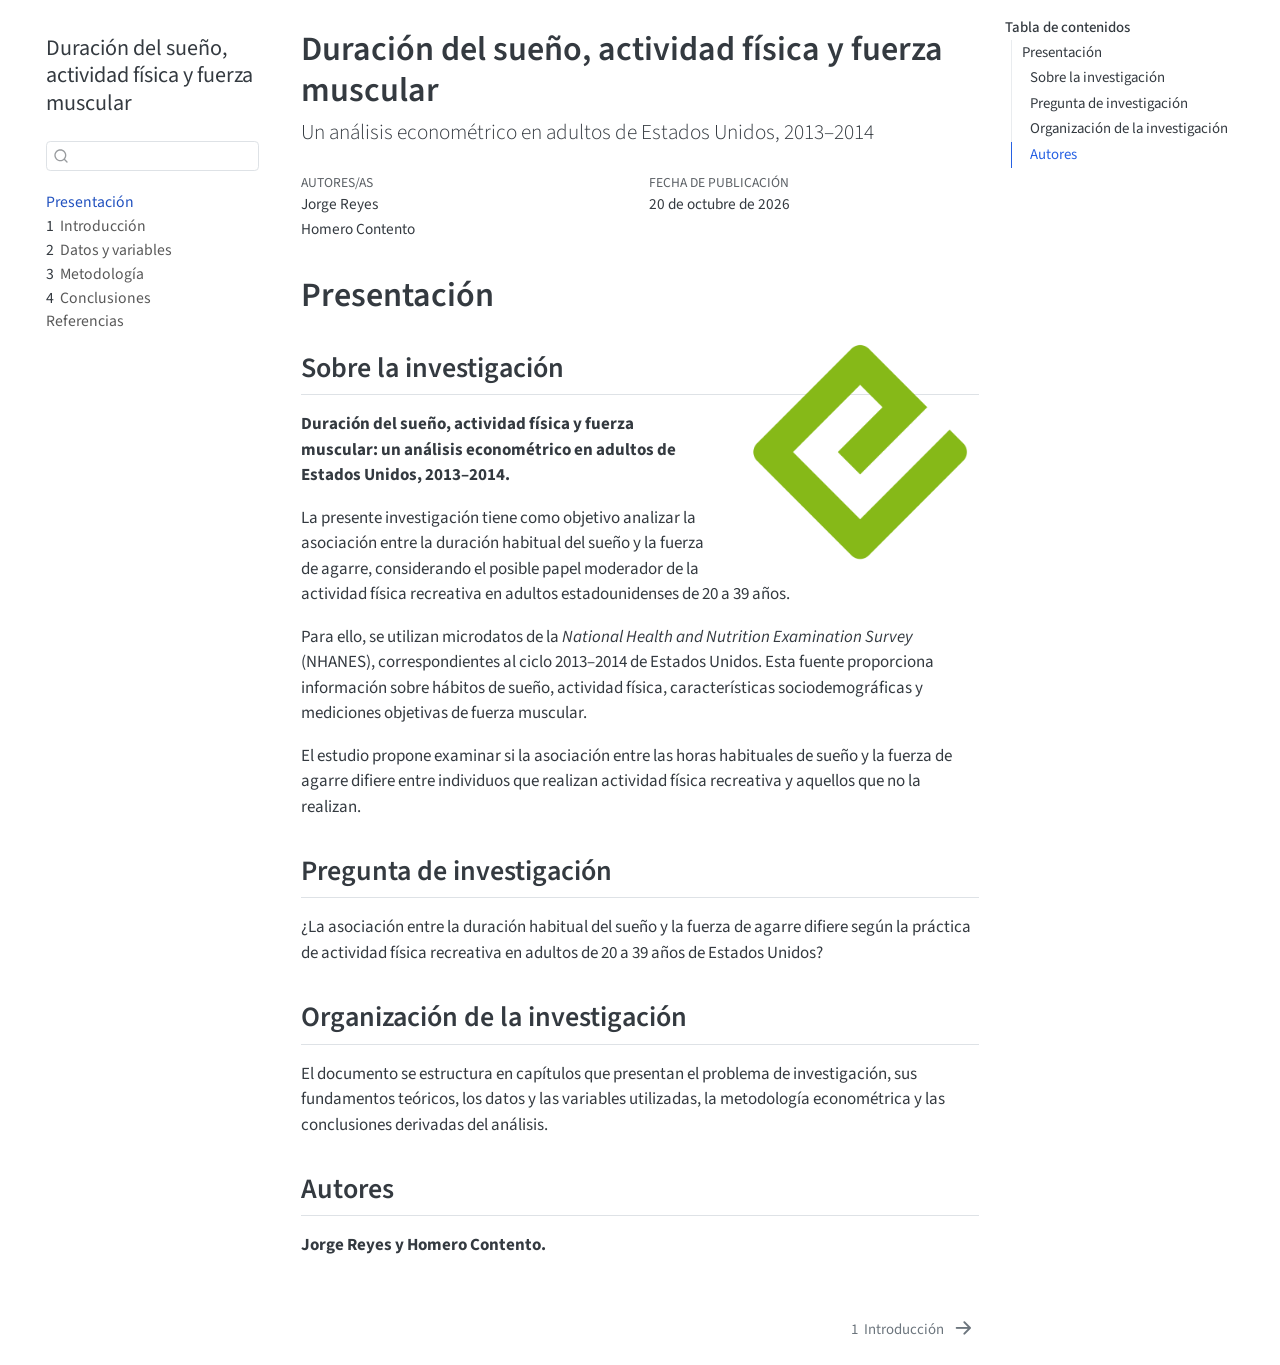
<file: _book/index.html>
<!DOCTYPE html>
<html xmlns="http://www.w3.org/1999/xhtml" lang="es" xml:lang="es"><head>

<meta charset="utf-8">
<meta name="generator" content="quarto-1.10.19">

<meta name="viewport" content="width=device-width, initial-scale=1.0, user-scalable=yes">

<meta name="author" content="Jorge Reyes">
<meta name="author" content="Homero Contento">

<title>Duración del sueño, actividad física y fuerza muscular</title>
<style>
/* Default styles provided by pandoc.
** See https://pandoc.org/MANUAL.html#variables-for-html for config info.
*/
span.smallcaps{font-variant: small-caps;}
div.columns{display: flex; gap: 1.5em;}
div.column{flex: auto;}
@media screen {
div.columns{gap: min(4vw, 1.5em);}
div.column{overflow-x: auto;}
}
div.hanging-indent{margin-left: 1.5em; text-indent: -1.5em;}
ul.task-list{list-style: none;}
ul.task-list li input[type="checkbox"] {
  width: 0.8em;
  margin: 0 0.8em 0.2em -1em; /* quarto-specific, see https://github.com/quarto-dev/quarto-cli/issues/4556 */ 
  vertical-align: middle;
}
</style>


<script src="site_libs/quarto-nav/quarto-nav.js"></script>
<script src="site_libs/quarto-nav/headroom.min.js"></script>
<script src="site_libs/clipboard/clipboard.min.js"></script>
<script src="site_libs/quarto-search/autocomplete.umd.js"></script>
<script src="site_libs/quarto-search/fuse.min.js"></script>
<script src="site_libs/quarto-search/quarto-search.js"></script>
<meta name="quarto:offset" content="./">
<link href="./intro.html" rel="next">
<script src="site_libs/quarto-html/quarto.js" type="module"></script>
<script src="site_libs/quarto-html/tabsets/tabsets.js" type="module"></script>
<script src="site_libs/quarto-html/popper.min.js"></script>
<script src="site_libs/quarto-html/tippy.umd.min.js"></script>
<script src="site_libs/quarto-html/anchor.min.js"></script>
<link href="site_libs/quarto-html/tippy.css" rel="stylesheet">
<link href="site_libs/quarto-html/quarto-syntax-highlighting-bf27225e3a48a9273f3daa8f8e829971.css" rel="stylesheet" id="quarto-text-highlighting-styles">
<script src="site_libs/bootstrap/bootstrap.min.js"></script>
<link href="site_libs/bootstrap/bootstrap-icons.css" rel="stylesheet">
<link href="site_libs/bootstrap/bootstrap-631496449bf32ff9b0bb69a6bfd9195d.min.css" rel="stylesheet" append-hash="true" id="quarto-bootstrap" data-mode="light">
<script id="quarto-search-options" type="application/json">{
  "location": "sidebar",
  "copy-button": false,
  "collapse-after": 3,
  "panel-placement": "start",
  "type": "textbox",
  "limit": 50,
  "keyboard-shortcut": [
    "f",
    "/",
    "s"
  ],
  "show-item-context": false,
  "language": {
    "search-no-results-text": "No se han encontrado resultados",
    "search-matching-documents-text": "documentos encontrados",
    "search-copy-link-title": "Copiar el enlace en la búsqueda",
    "search-hide-matches-text": "Ocultar resultados adicionales",
    "search-more-match-text": "resultado adicional en este documento",
    "search-more-matches-text": "resultados adicionales en este documento",
    "search-clear-button-title": "Borrar",
    "search-text-placeholder": "",
    "search-detached-cancel-button-title": "Cancelar",
    "search-submit-button-title": "Enviar",
    "search-label": "Buscar"
  }
}</script>


</head>

<body class="nav-sidebar floating quarto-light">

<div id="quarto-search-results"></div>
  <header id="quarto-header" class="headroom fixed-top">
  <nav class="quarto-secondary-nav">
    <div class="container-fluid d-flex">
      <button type="button" class="quarto-btn-toggle btn" data-bs-toggle="collapse" role="button" data-bs-target=".quarto-sidebar-collapse-item" aria-controls="quarto-sidebar" aria-expanded="false" aria-label="Alternar barra lateral" onclick="if (window.quartoToggleHeadroom) { window.quartoToggleHeadroom(); }">
        <i class="bi bi-layout-text-sidebar-reverse"></i>
      </button>
        <nav class="quarto-page-breadcrumbs" aria-label="breadcrumb"><ol class="breadcrumb"><li class="breadcrumb-item"><a href="./index.html">Presentación</a></li></ol></nav>
        <a class="flex-grow-1" role="navigation" data-bs-toggle="collapse" data-bs-target=".quarto-sidebar-collapse-item" aria-controls="quarto-sidebar" aria-expanded="false" aria-label="Alternar barra lateral" onclick="if (window.quartoToggleHeadroom) { window.quartoToggleHeadroom(); }">      
        </a>
      <button type="button" class="btn quarto-search-button" aria-label="Buscar" onclick="window.quartoOpenSearch();">
        <i class="bi bi-search"></i>
      </button>
    </div>
  </nav>
</header>
<!-- content -->
<div id="quarto-content" class="quarto-container page-columns page-rows-contents page-layout-article">
<!-- sidebar -->
  <nav id="quarto-sidebar" class="sidebar collapse collapse-horizontal quarto-sidebar-collapse-item sidebar-navigation floating overflow-auto">
    <div class="pt-lg-2 mt-2 text-left sidebar-header">
    <div class="sidebar-title mb-0 py-0">
      <a href="./">Duración del sueño, actividad física y fuerza muscular</a> 
    </div>
      </div>
        <div class="mt-2 flex-shrink-0 align-items-center">
        <div class="sidebar-search">
        <div id="quarto-search" class="" title="Buscar"></div>
        </div>
        </div>
    <div class="sidebar-menu-container"> 
    <ul class="list-unstyled mt-1">
        <li class="sidebar-item">
  <div class="sidebar-item-container"> 
  <a href="./index.html" class="sidebar-item-text sidebar-link active">
 <span class="menu-text">Presentación</span></a>
  </div>
</li>
        <li class="sidebar-item">
  <div class="sidebar-item-container"> 
  <a href="./intro.html" class="sidebar-item-text sidebar-link">
 <span class="menu-text"><span class="chapter-number">1</span>&nbsp; <span class="chapter-title">Introducción</span></span></a>
  </div>
</li>
        <li class="sidebar-item">
  <div class="sidebar-item-container"> 
  <a href="./datos_variables.html" class="sidebar-item-text sidebar-link">
 <span class="menu-text"><span class="chapter-number">2</span>&nbsp; <span class="chapter-title">Datos y variables</span></span></a>
  </div>
</li>
        <li class="sidebar-item">
  <div class="sidebar-item-container"> 
  <a href="./metodologia.html" class="sidebar-item-text sidebar-link">
 <span class="menu-text"><span class="chapter-number">3</span>&nbsp; <span class="chapter-title">Metodología</span></span></a>
  </div>
</li>
        <li class="sidebar-item">
  <div class="sidebar-item-container"> 
  <a href="./summary.html" class="sidebar-item-text sidebar-link">
 <span class="menu-text"><span class="chapter-number">4</span>&nbsp; <span class="chapter-title">Conclusiones</span></span></a>
  </div>
</li>
        <li class="sidebar-item">
  <div class="sidebar-item-container"> 
  <a href="./references.html" class="sidebar-item-text sidebar-link">
 <span class="menu-text">Referencias</span></a>
  </div>
</li>
    </ul>
    </div>
</nav>
<div id="quarto-sidebar-glass" class="quarto-sidebar-collapse-item" data-bs-toggle="collapse" data-bs-target=".quarto-sidebar-collapse-item"></div>
<!-- margin-sidebar -->
    <div id="quarto-margin-sidebar" class="sidebar margin-sidebar">
        <nav id="TOC" role="doc-toc" class="toc-active">
    <h2 id="toc-title">Tabla de contenidos</h2>
   
  <ul>
  <li><a href="#presentación" id="toc-presentación" class="nav-link active" data-scroll-target="#presentación">Presentación</a>
  <ul class="collapse">
  <li><a href="#sobre-la-investigación" id="toc-sobre-la-investigación" class="nav-link" data-scroll-target="#sobre-la-investigación">Sobre la investigación</a></li>
  <li><a href="#pregunta-de-investigación" id="toc-pregunta-de-investigación" class="nav-link" data-scroll-target="#pregunta-de-investigación">Pregunta de investigación</a></li>
  <li><a href="#organización-de-la-investigación" id="toc-organización-de-la-investigación" class="nav-link" data-scroll-target="#organización-de-la-investigación">Organización de la investigación</a></li>
  <li><a href="#autores" id="toc-autores" class="nav-link" data-scroll-target="#autores">Autores</a></li>
  </ul></li>
  </ul>
</nav>
    </div>
<!-- main -->
<main class="content" id="quarto-document-content">

<header id="title-block-header" class="quarto-title-block default">
<div class="quarto-title">
<h1 class="title">Duración del sueño, actividad física y fuerza muscular</h1>
<p class="subtitle lead">Un análisis econométrico en adultos de Estados Unidos, 2013–2014</p>
</div>



<div class="quarto-title-meta">

    <div>
    <div class="quarto-title-meta-heading">Autores/as</div>
    <div class="quarto-title-meta-contents">
             <p>Jorge Reyes </p>
             <p>Homero Contento </p>
          </div>
  </div>
    
    <div>
    <div class="quarto-title-meta-heading">Fecha de publicación</div>
    <div class="quarto-title-meta-contents">
      <p class="date">20 de octubre de 2026</p>
    </div>
  </div>
  
    
  </div>
  


</header>



<section id="presentación" class="level1 unnumbered">
<h1 class="unnumbered">Presentación</h1><p><img src="cover.png" title="Duración del sueño, actividad física y fuerza muscular" class="quarto-cover-image nolightbox img-fluid"></p>
<section id="sobre-la-investigación" class="level2">
<h2 class="anchored" data-anchor-id="sobre-la-investigación">Sobre la investigación</h2>
<p><strong>Duración del sueño, actividad física y fuerza muscular: un análisis econométrico en adultos de Estados Unidos, 2013–2014.</strong></p>
<p>La presente investigación tiene como objetivo analizar la asociación entre la duración habitual del sueño y la fuerza de agarre, considerando el posible papel moderador de la actividad física recreativa en adultos estadounidenses de 20 a 39 años.</p>
<p>Para ello, se utilizan microdatos de la <em>National Health and Nutrition Examination Survey</em> (NHANES), correspondientes al ciclo 2013–2014 de Estados Unidos. Esta fuente proporciona información sobre hábitos de sueño, actividad física, características sociodemográficas y mediciones objetivas de fuerza muscular.</p>
<p>El estudio propone examinar si la asociación entre las horas habituales de sueño y la fuerza de agarre difiere entre individuos que realizan actividad física recreativa y aquellos que no la realizan.</p>
</section>
<section id="pregunta-de-investigación" class="level2">
<h2 class="anchored" data-anchor-id="pregunta-de-investigación">Pregunta de investigación</h2>
<p>¿La asociación entre la duración habitual del sueño y la fuerza de agarre difiere según la práctica de actividad física recreativa en adultos de 20 a 39 años de Estados Unidos?</p>
</section>
<section id="organización-de-la-investigación" class="level2">
<h2 class="anchored" data-anchor-id="organización-de-la-investigación">Organización de la investigación</h2>
<p>El documento se estructura en capítulos que presentan el problema de investigación, sus fundamentos teóricos, los datos y las variables utilizadas, la metodología econométrica y las conclusiones derivadas del análisis.</p>
</section>
<section id="autores" class="level2">
<h2 class="anchored" data-anchor-id="autores">Autores</h2>
<p><strong>Jorge Reyes y Homero Contento.</strong></p>


</section>
</section>

</main> <!-- /main -->
<script id="quarto-html-after-body" type="application/javascript">
  window.document.addEventListener("DOMContentLoaded", function (event) {
    const icon = "";
    const anchorJS = new window.AnchorJS();
    anchorJS.options = {
      placement: 'right',
      icon: icon
    };
    anchorJS.add('.anchored');
    const isCodeAnnotation = (el) => {
      for (const clz of el.classList) {
        if (clz.startsWith('code-annotation-')) {                     
          return true;
        }
      }
      return false;
    }
    const onCopySuccess = function(e) {
      // button target
      const button = e.trigger;
      // don't keep focus
      button.blur();
      // flash "checked"
      button.classList.add('code-copy-button-checked');
      var currentTitle = button.getAttribute("title");
      button.setAttribute("title", "Copiado");
      let tooltip;
      if (window.bootstrap) {
        button.setAttribute("data-bs-toggle", "tooltip");
        button.setAttribute("data-bs-placement", "left");
        button.setAttribute("data-bs-title", "Copiado");
        tooltip = new bootstrap.Tooltip(button, 
          { trigger: "manual", 
            customClass: "code-copy-button-tooltip",
            offset: [0, -8]});
        tooltip.show();    
      }
      setTimeout(function() {
        if (tooltip) {
          tooltip.hide();
          button.removeAttribute("data-bs-title");
          button.removeAttribute("data-bs-toggle");
          button.removeAttribute("data-bs-placement");
        }
        button.setAttribute("title", currentTitle);
        button.classList.remove('code-copy-button-checked');
      }, 1000);
      // clear code selection
      e.clearSelection();
    }
    const getTextToCopy = function(trigger) {
      const outerScaffold = trigger.parentElement.cloneNode(true);
      const codeEl = outerScaffold.querySelector('code');
      for (const childEl of codeEl.children) {
        if (isCodeAnnotation(childEl)) {
          childEl.remove();
        }
      }
      return codeEl.innerText;
    }
    const clipboard = new window.ClipboardJS('.code-copy-button:not([data-in-quarto-modal])', {
      text: getTextToCopy
    });
    clipboard.on('success', onCopySuccess);
    if (window.document.getElementById('quarto-embedded-source-code-modal')) {
      const clipboardModal = new window.ClipboardJS('.code-copy-button[data-in-quarto-modal]', {
        text: getTextToCopy,
        container: window.document.getElementById('quarto-embedded-source-code-modal')
      });
      clipboardModal.on('success', onCopySuccess);
    }
      var localhostRegex = new RegExp(/^(?:http|https):\/\/localhost\:?[0-9]*\//);
      var mailtoRegex = new RegExp(/^mailto:/);
        var filterRegex = new RegExp('/' + window.location.host + '/');
      var isInternal = (href) => {
          return filterRegex.test(href) || localhostRegex.test(href) || mailtoRegex.test(href);
      }
      // Inspect non-navigation links and adorn them if external
     var links = window.document.querySelectorAll('a[href]:not(.nav-link):not(.navbar-brand):not(.toc-action):not(.sidebar-link):not(.sidebar-item-toggle):not(.pagination-link):not(.no-external):not([aria-hidden]):not(.dropdown-item):not(.quarto-navigation-tool):not(.about-link)');
      for (var i=0; i<links.length; i++) {
        const link = links[i];
        if (!isInternal(link.href)) {
          // undo the damage that might have been done by quarto-nav.js in the case of
          // links that we want to consider external
          if (link.dataset.originalHref !== undefined) {
            link.href = link.dataset.originalHref;
          }
        }
      }
    function tippyHover(el, contentFn, onTriggerFn, onUntriggerFn) {
      const config = {
        allowHTML: true,
        maxWidth: 500,
        delay: 100,
        arrow: false,
        appendTo: function(el) {
            return el.parentElement;
        },
        interactive: true,
        interactiveBorder: 10,
        theme: 'quarto',
        placement: 'bottom-start',
      };
      if (contentFn) {
        config.content = contentFn;
      }
      if (onTriggerFn) {
        config.onTrigger = onTriggerFn;
      }
      if (onUntriggerFn) {
        config.onUntrigger = onUntriggerFn;
      }
      window.tippy(el, config); 
    }
    const noterefs = window.document.querySelectorAll('a[role="doc-noteref"]');
    for (var i=0; i<noterefs.length; i++) {
      const ref = noterefs[i];
      tippyHover(ref, function() {
        // use id or data attribute instead here
        let href = ref.getAttribute('data-footnote-href') || ref.getAttribute('href');
        try { href = new URL(href).hash; } catch {}
        const id = href.replace(/^#\/?/, "");
        const note = window.document.getElementById(id);
        if (note) {
          return note.innerHTML;
        } else {
          return "";
        }
      });
    }
    const xrefs = window.document.querySelectorAll('a.quarto-xref');
    const processXRef = (id, note) => {
      // Strip column container classes
      const stripColumnClz = (el) => {
        el.classList.remove("page-full", "page-columns");
        if (el.children) {
          for (const child of el.children) {
            stripColumnClz(child);
          }
        }
      }
      stripColumnClz(note)
      if (id === null || id.startsWith('sec-')) {
        // Special case sections, only their first couple elements
        const container = document.createElement("div");
        if (note.children && note.children.length > 2) {
          container.appendChild(note.children[0].cloneNode(true));
          for (let i = 1; i < note.children.length; i++) {
            const child = note.children[i];
            if (child.tagName === "P" && child.innerText === "") {
              continue;
            } else {
              container.appendChild(child.cloneNode(true));
              break;
            }
          }
          if (window.Quarto?.typesetMath) {
            window.Quarto.typesetMath(container);
          }
          return container.innerHTML
        } else {
          if (window.Quarto?.typesetMath) {
            window.Quarto.typesetMath(note);
          }
          return note.innerHTML;
        }
      } else {
        // Remove any anchor links if they are present
        const anchorLink = note.querySelector('a.anchorjs-link');
        if (anchorLink) {
          anchorLink.remove();
        }
        if (window.Quarto?.typesetMath) {
          window.Quarto.typesetMath(note);
        }
        if (note.classList.contains("callout")) {
          return note.outerHTML;
        } else {
          return note.innerHTML;
        }
      }
    }
    for (var i=0; i<xrefs.length; i++) {
      const xref = xrefs[i];
      tippyHover(xref, undefined, function(instance) {
        instance.disable();
        let url = xref.getAttribute('href');
        let hash = undefined; 
        if (url.startsWith('#')) {
          hash = url;
        } else {
          try { hash = new URL(url).hash; } catch {}
        }
        if (hash) {
          const id = hash.replace(/^#\/?/, "");
          const note = window.document.getElementById(id);
          if (note !== null) {
            try {
              const html = processXRef(id, note.cloneNode(true));
              instance.setContent(html);
            } finally {
              instance.enable();
              instance.show();
            }
          } else {
            // See if we can fetch this
            fetch(url.split('#')[0])
            .then(res => res.text())
            .then(html => {
              const parser = new DOMParser();
              const htmlDoc = parser.parseFromString(html, "text/html");
              const note = htmlDoc.getElementById(id);
              if (note !== null) {
                const html = processXRef(id, note);
                instance.setContent(html);
              } 
            }).finally(() => {
              instance.enable();
              instance.show();
            });
          }
        } else {
          // See if we can fetch a full url (with no hash to target)
          // This is a special case and we should probably do some content thinning / targeting
          fetch(url)
          .then(res => res.text())
          .then(html => {
            const parser = new DOMParser();
            const htmlDoc = parser.parseFromString(html, "text/html");
            const note = htmlDoc.querySelector('main.content');
            if (note !== null) {
              // This should only happen for chapter cross references
              // (since there is no id in the URL)
              // remove the first header
              if (note.children.length > 0 && note.children[0].tagName === "HEADER") {
                note.children[0].remove();
              }
              const html = processXRef(null, note);
              instance.setContent(html);
            } 
          }).finally(() => {
            instance.enable();
            instance.show();
          });
        }
      }, function(instance) {
      });
    }
        let selectedAnnoteEl;
        const selectorForAnnotation = ( cell, annotation) => {
          let cellAttr = 'data-code-cell="' + cell + '"';
          let lineAttr = 'data-code-annotation="' +  annotation + '"';
          const selector = 'span[' + cellAttr + '][' + lineAttr + ']';
          return selector;
        }
        const selectCodeLines = (annoteEl) => {
          const doc = window.document;
          const targetCell = annoteEl.getAttribute("data-target-cell");
          const targetAnnotation = annoteEl.getAttribute("data-target-annotation");
          const annoteSpan = window.document.querySelector(selectorForAnnotation(targetCell, targetAnnotation));
          const lines = annoteSpan.getAttribute("data-code-lines").split(",");
          const lineIds = lines.map((line) => {
            return targetCell + "-" + line;
          })
          let top = null;
          let height = null;
          let parent = null;
          if (lineIds.length > 0) {
              //compute the position of the single el (top and bottom and make a div)
              const el = window.document.getElementById(lineIds[0]);
              top = el.offsetTop;
              height = el.offsetHeight;
              parent = el.parentElement.parentElement;
            if (lineIds.length > 1) {
              const lastEl = window.document.getElementById(lineIds[lineIds.length - 1]);
              const bottom = lastEl.offsetTop + lastEl.offsetHeight;
              height = bottom - top;
            }
            if (top !== null && height !== null && parent !== null) {
              // cook up a div (if necessary) and position it 
              let div = window.document.getElementById("code-annotation-line-highlight");
              if (div === null) {
                div = window.document.createElement("div");
                div.setAttribute("id", "code-annotation-line-highlight");
                div.style.position = 'absolute';
                parent.appendChild(div);
              }
              div.style.top = top - 2 + "px";
              div.style.height = height + 4 + "px";
              div.style.left = 0;
              let gutterDiv = window.document.getElementById("code-annotation-line-highlight-gutter");
              if (gutterDiv === null) {
                gutterDiv = window.document.createElement("div");
                gutterDiv.setAttribute("id", "code-annotation-line-highlight-gutter");
                gutterDiv.style.position = 'absolute';
                const codeCell = window.document.getElementById(targetCell);
                const gutter = codeCell.querySelector('.code-annotation-gutter');
                gutter.appendChild(gutterDiv);
              }
              gutterDiv.style.top = top - 2 + "px";
              gutterDiv.style.height = height + 4 + "px";
            }
            selectedAnnoteEl = annoteEl;
          }
        };
        const unselectCodeLines = () => {
          const elementsIds = ["code-annotation-line-highlight", "code-annotation-line-highlight-gutter"];
          elementsIds.forEach((elId) => {
            const div = window.document.getElementById(elId);
            if (div) {
              div.remove();
            }
          });
          selectedAnnoteEl = undefined;
        };
          // Handle positioning of the toggle
      window.addEventListener(
        "resize",
        throttle(() => {
          elRect = undefined;
          if (selectedAnnoteEl) {
            selectCodeLines(selectedAnnoteEl);
          }
        }, 10)
      );
      function throttle(fn, ms) {
      let throttle = false;
      let timer;
        return (...args) => {
          if(!throttle) { // first call gets through
              fn.apply(this, args);
              throttle = true;
          } else { // all the others get throttled
              if(timer) clearTimeout(timer); // cancel #2
              timer = setTimeout(() => {
                fn.apply(this, args);
                timer = throttle = false;
              }, ms);
          }
        };
      }
        // Attach click handler to the DT
        const annoteDls = window.document.querySelectorAll('dt[data-target-cell]');
        for (const annoteDlNode of annoteDls) {
          annoteDlNode.addEventListener('click', (event) => {
            const clickedEl = event.target;
            if (clickedEl !== selectedAnnoteEl) {
              unselectCodeLines();
              const activeEl = window.document.querySelector('dt[data-target-cell].code-annotation-active');
              if (activeEl) {
                activeEl.classList.remove('code-annotation-active');
              }
              selectCodeLines(clickedEl);
              clickedEl.classList.add('code-annotation-active');
            } else {
              // Unselect the line
              unselectCodeLines();
              clickedEl.classList.remove('code-annotation-active');
            }
          });
        }
    const findCites = (el) => {
      const parentEl = el.parentElement;
      if (parentEl) {
        const cites = parentEl.dataset.cites;
        if (cites) {
          return {
            el,
            cites: cites.split(' ')
          };
        } else {
          return findCites(el.parentElement)
        }
      } else {
        return undefined;
      }
    };
    var bibliorefs = window.document.querySelectorAll('a[role="doc-biblioref"]');
    for (var i=0; i<bibliorefs.length; i++) {
      const ref = bibliorefs[i];
      const citeInfo = findCites(ref);
      if (citeInfo) {
        tippyHover(citeInfo.el, function() {
          var popup = window.document.createElement('div');
          citeInfo.cites.forEach(function(cite) {
            var citeDiv = window.document.createElement('div');
            citeDiv.classList.add('hanging-indent');
            citeDiv.classList.add('csl-entry');
            var biblioDiv = window.document.getElementById('ref-' + cite);
            if (biblioDiv) {
              citeDiv.innerHTML = biblioDiv.innerHTML;
            }
            popup.appendChild(citeDiv);
          });
          return popup.innerHTML;
        });
      }
    }
  });
  </script>
<nav class="page-navigation">
  <div class="nav-page nav-page-previous">
  </div>
  <div class="nav-page nav-page-next">
      <a href="./intro.html" class="pagination-link" aria-label="Introducción">
        <span class="nav-page-text"><span class="chapter-number">1</span>&nbsp; <span class="chapter-title">Introducción</span></span> <i class="bi bi-arrow-right-short"></i>
      </a>
  </div>
</nav>
</div> <!-- /content -->




</body></html>
</file>
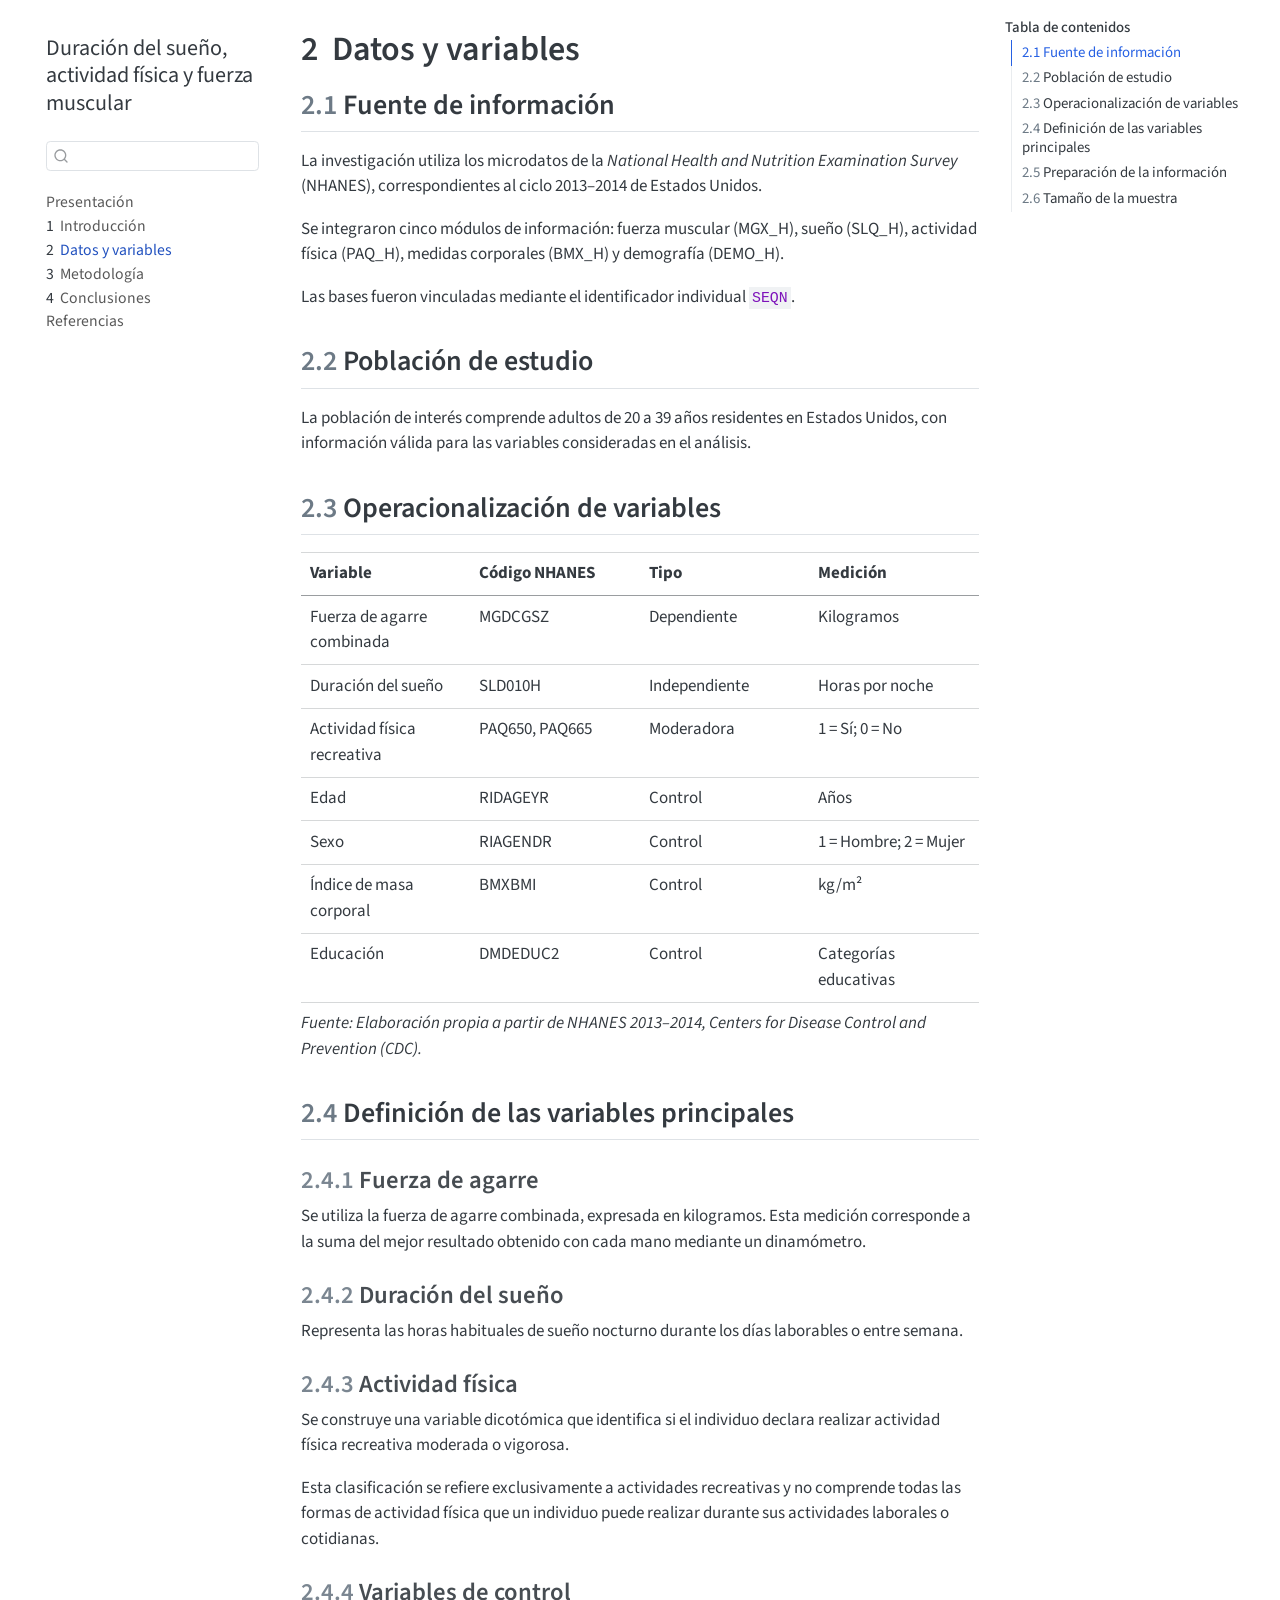
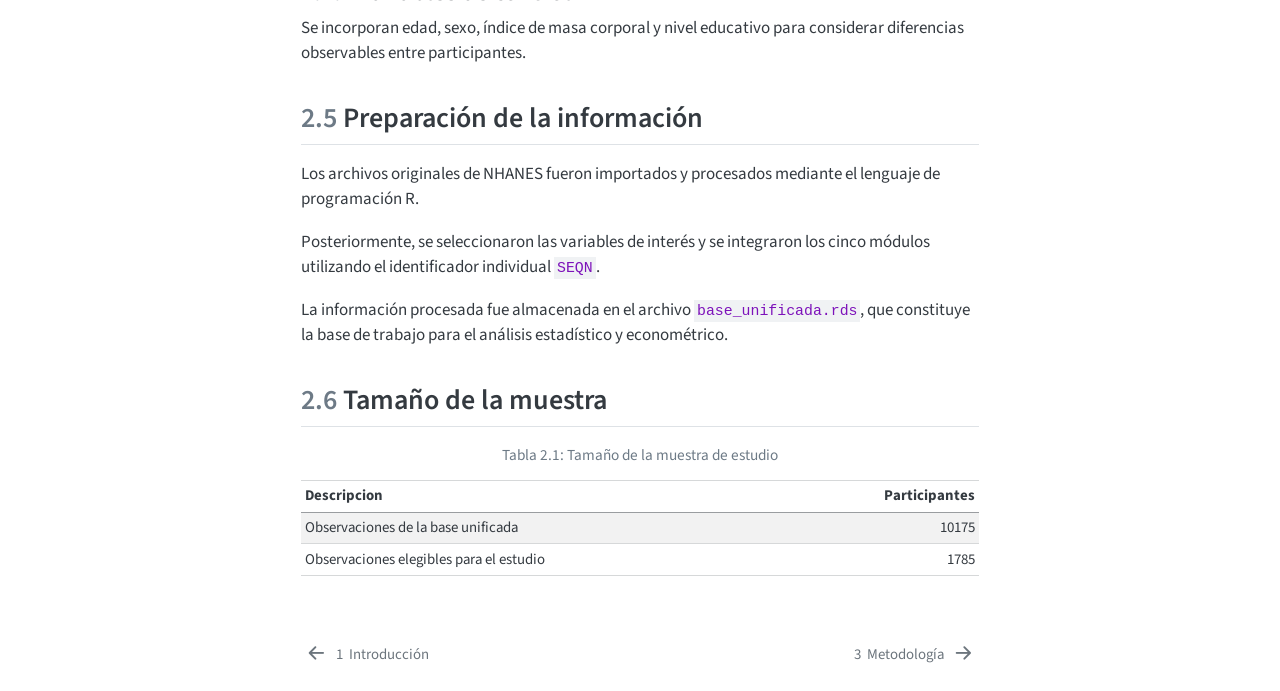
<file: _book/datos_variables.html>
<!DOCTYPE html>
<html xmlns="http://www.w3.org/1999/xhtml" lang="es" xml:lang="es"><head>

<meta charset="utf-8">
<meta name="generator" content="quarto-1.10.19">

<meta name="viewport" content="width=device-width, initial-scale=1.0, user-scalable=yes">


<title>2&nbsp; Datos y variables – Duración del sueño, actividad física y fuerza muscular</title>
<style>
/* Default styles provided by pandoc.
** See https://pandoc.org/MANUAL.html#variables-for-html for config info.
*/
span.smallcaps{font-variant: small-caps;}
div.columns{display: flex; gap: 1.5em;}
div.column{flex: auto;}
@media screen {
div.columns{gap: min(4vw, 1.5em);}
div.column{overflow-x: auto;}
}
div.hanging-indent{margin-left: 1.5em; text-indent: -1.5em;}
ul.task-list{list-style: none;}
ul.task-list li input[type="checkbox"] {
  width: 0.8em;
  margin: 0 0.8em 0.2em -1em; /* quarto-specific, see https://github.com/quarto-dev/quarto-cli/issues/4556 */ 
  vertical-align: middle;
}
</style>


<script src="site_libs/quarto-nav/quarto-nav.js"></script>
<script src="site_libs/quarto-nav/headroom.min.js"></script>
<script src="site_libs/clipboard/clipboard.min.js"></script>
<script src="site_libs/quarto-search/autocomplete.umd.js"></script>
<script src="site_libs/quarto-search/fuse.min.js"></script>
<script src="site_libs/quarto-search/quarto-search.js"></script>
<meta name="quarto:offset" content="./">
<link href="./metodologia.html" rel="next">
<link href="./intro.html" rel="prev">
<script src="site_libs/quarto-html/quarto.js" type="module"></script>
<script src="site_libs/quarto-html/tabsets/tabsets.js" type="module"></script>
<script src="site_libs/quarto-html/popper.min.js"></script>
<script src="site_libs/quarto-html/tippy.umd.min.js"></script>
<script src="site_libs/quarto-html/anchor.min.js"></script>
<link href="site_libs/quarto-html/tippy.css" rel="stylesheet">
<link href="site_libs/quarto-html/quarto-syntax-highlighting-bf27225e3a48a9273f3daa8f8e829971.css" rel="stylesheet" id="quarto-text-highlighting-styles">
<script src="site_libs/bootstrap/bootstrap.min.js"></script>
<link href="site_libs/bootstrap/bootstrap-icons.css" rel="stylesheet">
<link href="site_libs/bootstrap/bootstrap-631496449bf32ff9b0bb69a6bfd9195d.min.css" rel="stylesheet" append-hash="true" id="quarto-bootstrap" data-mode="light">
<script id="quarto-search-options" type="application/json">{
  "location": "sidebar",
  "copy-button": false,
  "collapse-after": 3,
  "panel-placement": "start",
  "type": "textbox",
  "limit": 50,
  "keyboard-shortcut": [
    "f",
    "/",
    "s"
  ],
  "show-item-context": false,
  "language": {
    "search-no-results-text": "No se han encontrado resultados",
    "search-matching-documents-text": "documentos encontrados",
    "search-copy-link-title": "Copiar el enlace en la búsqueda",
    "search-hide-matches-text": "Ocultar resultados adicionales",
    "search-more-match-text": "resultado adicional en este documento",
    "search-more-matches-text": "resultados adicionales en este documento",
    "search-clear-button-title": "Borrar",
    "search-text-placeholder": "",
    "search-detached-cancel-button-title": "Cancelar",
    "search-submit-button-title": "Enviar",
    "search-label": "Buscar"
  }
}</script>


</head>

<body class="nav-sidebar floating quarto-light">

<div id="quarto-search-results"></div>
  <header id="quarto-header" class="headroom fixed-top">
  <nav class="quarto-secondary-nav">
    <div class="container-fluid d-flex">
      <button type="button" class="quarto-btn-toggle btn" data-bs-toggle="collapse" role="button" data-bs-target=".quarto-sidebar-collapse-item" aria-controls="quarto-sidebar" aria-expanded="false" aria-label="Alternar barra lateral" onclick="if (window.quartoToggleHeadroom) { window.quartoToggleHeadroom(); }">
        <i class="bi bi-layout-text-sidebar-reverse"></i>
      </button>
        <nav class="quarto-page-breadcrumbs" aria-label="breadcrumb"><ol class="breadcrumb"><li class="breadcrumb-item"><a href="./datos_variables.html"><span class="chapter-number">2</span>&nbsp; <span class="chapter-title">Datos y variables</span></a></li></ol></nav>
        <a class="flex-grow-1" role="navigation" data-bs-toggle="collapse" data-bs-target=".quarto-sidebar-collapse-item" aria-controls="quarto-sidebar" aria-expanded="false" aria-label="Alternar barra lateral" onclick="if (window.quartoToggleHeadroom) { window.quartoToggleHeadroom(); }">      
        </a>
      <button type="button" class="btn quarto-search-button" aria-label="Buscar" onclick="window.quartoOpenSearch();">
        <i class="bi bi-search"></i>
      </button>
    </div>
  </nav>
</header>
<!-- content -->
<div id="quarto-content" class="quarto-container page-columns page-rows-contents page-layout-article">
<!-- sidebar -->
  <nav id="quarto-sidebar" class="sidebar collapse collapse-horizontal quarto-sidebar-collapse-item sidebar-navigation floating overflow-auto">
    <div class="pt-lg-2 mt-2 text-left sidebar-header">
    <div class="sidebar-title mb-0 py-0">
      <a href="./">Duración del sueño, actividad física y fuerza muscular</a> 
    </div>
      </div>
        <div class="mt-2 flex-shrink-0 align-items-center">
        <div class="sidebar-search">
        <div id="quarto-search" class="" title="Buscar"></div>
        </div>
        </div>
    <div class="sidebar-menu-container"> 
    <ul class="list-unstyled mt-1">
        <li class="sidebar-item">
  <div class="sidebar-item-container"> 
  <a href="./index.html" class="sidebar-item-text sidebar-link">
 <span class="menu-text">Presentación</span></a>
  </div>
</li>
        <li class="sidebar-item">
  <div class="sidebar-item-container"> 
  <a href="./intro.html" class="sidebar-item-text sidebar-link">
 <span class="menu-text"><span class="chapter-number">1</span>&nbsp; <span class="chapter-title">Introducción</span></span></a>
  </div>
</li>
        <li class="sidebar-item">
  <div class="sidebar-item-container"> 
  <a href="./datos_variables.html" class="sidebar-item-text sidebar-link active">
 <span class="menu-text"><span class="chapter-number">2</span>&nbsp; <span class="chapter-title">Datos y variables</span></span></a>
  </div>
</li>
        <li class="sidebar-item">
  <div class="sidebar-item-container"> 
  <a href="./metodologia.html" class="sidebar-item-text sidebar-link">
 <span class="menu-text"><span class="chapter-number">3</span>&nbsp; <span class="chapter-title">Metodología</span></span></a>
  </div>
</li>
        <li class="sidebar-item">
  <div class="sidebar-item-container"> 
  <a href="./summary.html" class="sidebar-item-text sidebar-link">
 <span class="menu-text"><span class="chapter-number">4</span>&nbsp; <span class="chapter-title">Conclusiones</span></span></a>
  </div>
</li>
        <li class="sidebar-item">
  <div class="sidebar-item-container"> 
  <a href="./references.html" class="sidebar-item-text sidebar-link">
 <span class="menu-text">Referencias</span></a>
  </div>
</li>
    </ul>
    </div>
</nav>
<div id="quarto-sidebar-glass" class="quarto-sidebar-collapse-item" data-bs-toggle="collapse" data-bs-target=".quarto-sidebar-collapse-item"></div>
<!-- margin-sidebar -->
    <div id="quarto-margin-sidebar" class="sidebar margin-sidebar">
        <nav id="TOC" role="doc-toc" class="toc-active">
    <h2 id="toc-title">Tabla de contenidos</h2>
   
  <ul>
  <li><a href="#fuente-de-información" id="toc-fuente-de-información" class="nav-link active" data-scroll-target="#fuente-de-información"><span class="header-section-number">2.1</span> Fuente de información</a></li>
  <li><a href="#población-de-estudio" id="toc-población-de-estudio" class="nav-link" data-scroll-target="#población-de-estudio"><span class="header-section-number">2.2</span> Población de estudio</a></li>
  <li><a href="#operacionalización-de-variables" id="toc-operacionalización-de-variables" class="nav-link" data-scroll-target="#operacionalización-de-variables"><span class="header-section-number">2.3</span> Operacionalización de variables</a></li>
  <li><a href="#definición-de-las-variables-principales" id="toc-definición-de-las-variables-principales" class="nav-link" data-scroll-target="#definición-de-las-variables-principales"><span class="header-section-number">2.4</span> Definición de las variables principales</a>
  <ul class="collapse">
  <li><a href="#fuerza-de-agarre" id="toc-fuerza-de-agarre" class="nav-link" data-scroll-target="#fuerza-de-agarre"><span class="header-section-number">2.4.1</span> Fuerza de agarre</a></li>
  <li><a href="#duración-del-sueño" id="toc-duración-del-sueño" class="nav-link" data-scroll-target="#duración-del-sueño"><span class="header-section-number">2.4.2</span> Duración del sueño</a></li>
  <li><a href="#actividad-física" id="toc-actividad-física" class="nav-link" data-scroll-target="#actividad-física"><span class="header-section-number">2.4.3</span> Actividad física</a></li>
  <li><a href="#variables-de-control" id="toc-variables-de-control" class="nav-link" data-scroll-target="#variables-de-control"><span class="header-section-number">2.4.4</span> Variables de control</a></li>
  </ul></li>
  <li><a href="#preparación-de-la-información" id="toc-preparación-de-la-información" class="nav-link" data-scroll-target="#preparación-de-la-información"><span class="header-section-number">2.5</span> Preparación de la información</a></li>
  <li><a href="#tamaño-de-la-muestra" id="toc-tamaño-de-la-muestra" class="nav-link" data-scroll-target="#tamaño-de-la-muestra"><span class="header-section-number">2.6</span> Tamaño de la muestra</a></li>
  </ul>
</nav>
    </div>
<!-- main -->
<main class="content" id="quarto-document-content">

<header id="title-block-header" class="quarto-title-block default">
<div class="quarto-title">
<h1 class="title"><span class="chapter-number">2</span>&nbsp; <span class="chapter-title">Datos y variables</span></h1>
</div>



<div class="quarto-title-meta">

    
  
    
  </div>
  


</header>


<section id="fuente-de-información" class="level2" data-number="2.1">
<h2 data-number="2.1" class="anchored" data-anchor-id="fuente-de-información"><span class="header-section-number">2.1</span> Fuente de información</h2>
<p>La investigación utiliza los microdatos de la <em>National Health and Nutrition Examination Survey</em> (NHANES), correspondientes al ciclo 2013–2014 de Estados Unidos.</p>
<p>Se integraron cinco módulos de información: fuerza muscular (MGX_H), sueño (SLQ_H), actividad física (PAQ_H), medidas corporales (BMX_H) y demografía (DEMO_H).</p>
<p>Las bases fueron vinculadas mediante el identificador individual <code>SEQN</code>.</p>
</section>
<section id="población-de-estudio" class="level2" data-number="2.2">
<h2 data-number="2.2" class="anchored" data-anchor-id="población-de-estudio"><span class="header-section-number">2.2</span> Población de estudio</h2>
<p>La población de interés comprende adultos de 20 a 39 años residentes en Estados Unidos, con información válida para las variables consideradas en el análisis.</p>
</section>
<section id="operacionalización-de-variables" class="level2" data-number="2.3">
<h2 data-number="2.3" class="anchored" data-anchor-id="operacionalización-de-variables"><span class="header-section-number">2.3</span> Operacionalización de variables</h2>
<table class="caption-top table">
<colgroup>
<col style="width: 25%">
<col style="width: 25%">
<col style="width: 25%">
<col style="width: 25%">
</colgroup>
<thead>
<tr class="header">
<th>Variable</th>
<th>Código NHANES</th>
<th>Tipo</th>
<th>Medición</th>
</tr>
</thead>
<tbody>
<tr class="odd">
<td>Fuerza de agarre combinada</td>
<td>MGDCGSZ</td>
<td>Dependiente</td>
<td>Kilogramos</td>
</tr>
<tr class="even">
<td>Duración del sueño</td>
<td>SLD010H</td>
<td>Independiente</td>
<td>Horas por noche</td>
</tr>
<tr class="odd">
<td>Actividad física recreativa</td>
<td>PAQ650, PAQ665</td>
<td>Moderadora</td>
<td>1 = Sí; 0 = No</td>
</tr>
<tr class="even">
<td>Edad</td>
<td>RIDAGEYR</td>
<td>Control</td>
<td>Años</td>
</tr>
<tr class="odd">
<td>Sexo</td>
<td>RIAGENDR</td>
<td>Control</td>
<td>1 = Hombre; 2 = Mujer</td>
</tr>
<tr class="even">
<td>Índice de masa corporal</td>
<td>BMXBMI</td>
<td>Control</td>
<td>kg/m²</td>
</tr>
<tr class="odd">
<td>Educación</td>
<td>DMDEDUC2</td>
<td>Control</td>
<td>Categorías educativas</td>
</tr>
</tbody>
</table>
<p><em>Fuente: Elaboración propia a partir de NHANES 2013–2014, Centers for Disease Control and Prevention (CDC).</em></p>
</section>
<section id="definición-de-las-variables-principales" class="level2" data-number="2.4">
<h2 data-number="2.4" class="anchored" data-anchor-id="definición-de-las-variables-principales"><span class="header-section-number">2.4</span> Definición de las variables principales</h2>
<section id="fuerza-de-agarre" class="level3" data-number="2.4.1">
<h3 data-number="2.4.1" class="anchored" data-anchor-id="fuerza-de-agarre"><span class="header-section-number">2.4.1</span> Fuerza de agarre</h3>
<p>Se utiliza la fuerza de agarre combinada, expresada en kilogramos. Esta medición corresponde a la suma del mejor resultado obtenido con cada mano mediante un dinamómetro.</p>
</section>
<section id="duración-del-sueño" class="level3" data-number="2.4.2">
<h3 data-number="2.4.2" class="anchored" data-anchor-id="duración-del-sueño"><span class="header-section-number">2.4.2</span> Duración del sueño</h3>
<p>Representa las horas habituales de sueño nocturno durante los días laborables o entre semana.</p>
</section>
<section id="actividad-física" class="level3" data-number="2.4.3">
<h3 data-number="2.4.3" class="anchored" data-anchor-id="actividad-física"><span class="header-section-number">2.4.3</span> Actividad física</h3>
<p>Se construye una variable dicotómica que identifica si el individuo declara realizar actividad física recreativa moderada o vigorosa.</p>
<p>Esta clasificación se refiere exclusivamente a actividades recreativas y no comprende todas las formas de actividad física que un individuo puede realizar durante sus actividades laborales o cotidianas.</p>
</section>
<section id="variables-de-control" class="level3" data-number="2.4.4">
<h3 data-number="2.4.4" class="anchored" data-anchor-id="variables-de-control"><span class="header-section-number">2.4.4</span> Variables de control</h3>
<p>Se incorporan edad, sexo, índice de masa corporal y nivel educativo para considerar diferencias observables entre participantes.</p>
</section>
</section>
<section id="preparación-de-la-información" class="level2" data-number="2.5">
<h2 data-number="2.5" class="anchored" data-anchor-id="preparación-de-la-información"><span class="header-section-number">2.5</span> Preparación de la información</h2>
<p>Los archivos originales de NHANES fueron importados y procesados mediante el lenguaje de programación R.</p>
<p>Posteriormente, se seleccionaron las variables de interés y se integraron los cinco módulos utilizando el identificador individual <code>SEQN</code>.</p>
<p>La información procesada fue almacenada en el archivo <code>base_unificada.rds</code>, que constituye la base de trabajo para el análisis estadístico y econométrico.</p>
</section>
<section id="tamaño-de-la-muestra" class="level2" data-number="2.6">
<h2 data-number="2.6" class="anchored" data-anchor-id="tamaño-de-la-muestra"><span class="header-section-number">2.6</span> Tamaño de la muestra</h2>
<div class="cell">
<div id="tbl-muestra" class="cell quarto-float quarto-figure quarto-figure-center anchored">
<figure class="quarto-float quarto-float-tbl figure">
<figcaption class="quarto-float-caption-top quarto-float-caption quarto-float-tbl" id="tbl-muestra-caption-0ceaefa1-69ba-4598-a22c-09a6ac19f8ca">
Tabla&nbsp;2.1: Tamaño de la muestra de estudio
</figcaption>
<div aria-describedby="tbl-muestra-caption-0ceaefa1-69ba-4598-a22c-09a6ac19f8ca">
<div class="cell-output-display">
<table class="cell caption-top table table-sm table-striped small">
<thead>
<tr class="header">
<th style="text-align: left;">Descripcion</th>
<th style="text-align: right;">Participantes</th>
</tr>
</thead>
<tbody>
<tr class="odd">
<td style="text-align: left;">Observaciones de la base unificada</td>
<td style="text-align: right;">10175</td>
</tr>
<tr class="even">
<td style="text-align: left;">Observaciones elegibles para el estudio</td>
<td style="text-align: right;">1785</td>
</tr>
</tbody>
</table>
</div>
</div>
</figure>
</div>
</div>


</section>

</main> <!-- /main -->
<script id="quarto-html-after-body" type="application/javascript">
  window.document.addEventListener("DOMContentLoaded", function (event) {
    const icon = "";
    const anchorJS = new window.AnchorJS();
    anchorJS.options = {
      placement: 'right',
      icon: icon
    };
    anchorJS.add('.anchored');
    const isCodeAnnotation = (el) => {
      for (const clz of el.classList) {
        if (clz.startsWith('code-annotation-')) {                     
          return true;
        }
      }
      return false;
    }
    const onCopySuccess = function(e) {
      // button target
      const button = e.trigger;
      // don't keep focus
      button.blur();
      // flash "checked"
      button.classList.add('code-copy-button-checked');
      var currentTitle = button.getAttribute("title");
      button.setAttribute("title", "Copiado");
      let tooltip;
      if (window.bootstrap) {
        button.setAttribute("data-bs-toggle", "tooltip");
        button.setAttribute("data-bs-placement", "left");
        button.setAttribute("data-bs-title", "Copiado");
        tooltip = new bootstrap.Tooltip(button, 
          { trigger: "manual", 
            customClass: "code-copy-button-tooltip",
            offset: [0, -8]});
        tooltip.show();    
      }
      setTimeout(function() {
        if (tooltip) {
          tooltip.hide();
          button.removeAttribute("data-bs-title");
          button.removeAttribute("data-bs-toggle");
          button.removeAttribute("data-bs-placement");
        }
        button.setAttribute("title", currentTitle);
        button.classList.remove('code-copy-button-checked');
      }, 1000);
      // clear code selection
      e.clearSelection();
    }
    const getTextToCopy = function(trigger) {
      const outerScaffold = trigger.parentElement.cloneNode(true);
      const codeEl = outerScaffold.querySelector('code');
      for (const childEl of codeEl.children) {
        if (isCodeAnnotation(childEl)) {
          childEl.remove();
        }
      }
      return codeEl.innerText;
    }
    const clipboard = new window.ClipboardJS('.code-copy-button:not([data-in-quarto-modal])', {
      text: getTextToCopy
    });
    clipboard.on('success', onCopySuccess);
    if (window.document.getElementById('quarto-embedded-source-code-modal')) {
      const clipboardModal = new window.ClipboardJS('.code-copy-button[data-in-quarto-modal]', {
        text: getTextToCopy,
        container: window.document.getElementById('quarto-embedded-source-code-modal')
      });
      clipboardModal.on('success', onCopySuccess);
    }
      var localhostRegex = new RegExp(/^(?:http|https):\/\/localhost\:?[0-9]*\//);
      var mailtoRegex = new RegExp(/^mailto:/);
        var filterRegex = new RegExp('/' + window.location.host + '/');
      var isInternal = (href) => {
          return filterRegex.test(href) || localhostRegex.test(href) || mailtoRegex.test(href);
      }
      // Inspect non-navigation links and adorn them if external
     var links = window.document.querySelectorAll('a[href]:not(.nav-link):not(.navbar-brand):not(.toc-action):not(.sidebar-link):not(.sidebar-item-toggle):not(.pagination-link):not(.no-external):not([aria-hidden]):not(.dropdown-item):not(.quarto-navigation-tool):not(.about-link)');
      for (var i=0; i<links.length; i++) {
        const link = links[i];
        if (!isInternal(link.href)) {
          // undo the damage that might have been done by quarto-nav.js in the case of
          // links that we want to consider external
          if (link.dataset.originalHref !== undefined) {
            link.href = link.dataset.originalHref;
          }
        }
      }
    function tippyHover(el, contentFn, onTriggerFn, onUntriggerFn) {
      const config = {
        allowHTML: true,
        maxWidth: 500,
        delay: 100,
        arrow: false,
        appendTo: function(el) {
            return el.parentElement;
        },
        interactive: true,
        interactiveBorder: 10,
        theme: 'quarto',
        placement: 'bottom-start',
      };
      if (contentFn) {
        config.content = contentFn;
      }
      if (onTriggerFn) {
        config.onTrigger = onTriggerFn;
      }
      if (onUntriggerFn) {
        config.onUntrigger = onUntriggerFn;
      }
      window.tippy(el, config); 
    }
    const noterefs = window.document.querySelectorAll('a[role="doc-noteref"]');
    for (var i=0; i<noterefs.length; i++) {
      const ref = noterefs[i];
      tippyHover(ref, function() {
        // use id or data attribute instead here
        let href = ref.getAttribute('data-footnote-href') || ref.getAttribute('href');
        try { href = new URL(href).hash; } catch {}
        const id = href.replace(/^#\/?/, "");
        const note = window.document.getElementById(id);
        if (note) {
          return note.innerHTML;
        } else {
          return "";
        }
      });
    }
    const xrefs = window.document.querySelectorAll('a.quarto-xref');
    const processXRef = (id, note) => {
      // Strip column container classes
      const stripColumnClz = (el) => {
        el.classList.remove("page-full", "page-columns");
        if (el.children) {
          for (const child of el.children) {
            stripColumnClz(child);
          }
        }
      }
      stripColumnClz(note)
      if (id === null || id.startsWith('sec-')) {
        // Special case sections, only their first couple elements
        const container = document.createElement("div");
        if (note.children && note.children.length > 2) {
          container.appendChild(note.children[0].cloneNode(true));
          for (let i = 1; i < note.children.length; i++) {
            const child = note.children[i];
            if (child.tagName === "P" && child.innerText === "") {
              continue;
            } else {
              container.appendChild(child.cloneNode(true));
              break;
            }
          }
          if (window.Quarto?.typesetMath) {
            window.Quarto.typesetMath(container);
          }
          return container.innerHTML
        } else {
          if (window.Quarto?.typesetMath) {
            window.Quarto.typesetMath(note);
          }
          return note.innerHTML;
        }
      } else {
        // Remove any anchor links if they are present
        const anchorLink = note.querySelector('a.anchorjs-link');
        if (anchorLink) {
          anchorLink.remove();
        }
        if (window.Quarto?.typesetMath) {
          window.Quarto.typesetMath(note);
        }
        if (note.classList.contains("callout")) {
          return note.outerHTML;
        } else {
          return note.innerHTML;
        }
      }
    }
    for (var i=0; i<xrefs.length; i++) {
      const xref = xrefs[i];
      tippyHover(xref, undefined, function(instance) {
        instance.disable();
        let url = xref.getAttribute('href');
        let hash = undefined; 
        if (url.startsWith('#')) {
          hash = url;
        } else {
          try { hash = new URL(url).hash; } catch {}
        }
        if (hash) {
          const id = hash.replace(/^#\/?/, "");
          const note = window.document.getElementById(id);
          if (note !== null) {
            try {
              const html = processXRef(id, note.cloneNode(true));
              instance.setContent(html);
            } finally {
              instance.enable();
              instance.show();
            }
          } else {
            // See if we can fetch this
            fetch(url.split('#')[0])
            .then(res => res.text())
            .then(html => {
              const parser = new DOMParser();
              const htmlDoc = parser.parseFromString(html, "text/html");
              const note = htmlDoc.getElementById(id);
              if (note !== null) {
                const html = processXRef(id, note);
                instance.setContent(html);
              } 
            }).finally(() => {
              instance.enable();
              instance.show();
            });
          }
        } else {
          // See if we can fetch a full url (with no hash to target)
          // This is a special case and we should probably do some content thinning / targeting
          fetch(url)
          .then(res => res.text())
          .then(html => {
            const parser = new DOMParser();
            const htmlDoc = parser.parseFromString(html, "text/html");
            const note = htmlDoc.querySelector('main.content');
            if (note !== null) {
              // This should only happen for chapter cross references
              // (since there is no id in the URL)
              // remove the first header
              if (note.children.length > 0 && note.children[0].tagName === "HEADER") {
                note.children[0].remove();
              }
              const html = processXRef(null, note);
              instance.setContent(html);
            } 
          }).finally(() => {
            instance.enable();
            instance.show();
          });
        }
      }, function(instance) {
      });
    }
        let selectedAnnoteEl;
        const selectorForAnnotation = ( cell, annotation) => {
          let cellAttr = 'data-code-cell="' + cell + '"';
          let lineAttr = 'data-code-annotation="' +  annotation + '"';
          const selector = 'span[' + cellAttr + '][' + lineAttr + ']';
          return selector;
        }
        const selectCodeLines = (annoteEl) => {
          const doc = window.document;
          const targetCell = annoteEl.getAttribute("data-target-cell");
          const targetAnnotation = annoteEl.getAttribute("data-target-annotation");
          const annoteSpan = window.document.querySelector(selectorForAnnotation(targetCell, targetAnnotation));
          const lines = annoteSpan.getAttribute("data-code-lines").split(",");
          const lineIds = lines.map((line) => {
            return targetCell + "-" + line;
          })
          let top = null;
          let height = null;
          let parent = null;
          if (lineIds.length > 0) {
              //compute the position of the single el (top and bottom and make a div)
              const el = window.document.getElementById(lineIds[0]);
              top = el.offsetTop;
              height = el.offsetHeight;
              parent = el.parentElement.parentElement;
            if (lineIds.length > 1) {
              const lastEl = window.document.getElementById(lineIds[lineIds.length - 1]);
              const bottom = lastEl.offsetTop + lastEl.offsetHeight;
              height = bottom - top;
            }
            if (top !== null && height !== null && parent !== null) {
              // cook up a div (if necessary) and position it 
              let div = window.document.getElementById("code-annotation-line-highlight");
              if (div === null) {
                div = window.document.createElement("div");
                div.setAttribute("id", "code-annotation-line-highlight");
                div.style.position = 'absolute';
                parent.appendChild(div);
              }
              div.style.top = top - 2 + "px";
              div.style.height = height + 4 + "px";
              div.style.left = 0;
              let gutterDiv = window.document.getElementById("code-annotation-line-highlight-gutter");
              if (gutterDiv === null) {
                gutterDiv = window.document.createElement("div");
                gutterDiv.setAttribute("id", "code-annotation-line-highlight-gutter");
                gutterDiv.style.position = 'absolute';
                const codeCell = window.document.getElementById(targetCell);
                const gutter = codeCell.querySelector('.code-annotation-gutter');
                gutter.appendChild(gutterDiv);
              }
              gutterDiv.style.top = top - 2 + "px";
              gutterDiv.style.height = height + 4 + "px";
            }
            selectedAnnoteEl = annoteEl;
          }
        };
        const unselectCodeLines = () => {
          const elementsIds = ["code-annotation-line-highlight", "code-annotation-line-highlight-gutter"];
          elementsIds.forEach((elId) => {
            const div = window.document.getElementById(elId);
            if (div) {
              div.remove();
            }
          });
          selectedAnnoteEl = undefined;
        };
          // Handle positioning of the toggle
      window.addEventListener(
        "resize",
        throttle(() => {
          elRect = undefined;
          if (selectedAnnoteEl) {
            selectCodeLines(selectedAnnoteEl);
          }
        }, 10)
      );
      function throttle(fn, ms) {
      let throttle = false;
      let timer;
        return (...args) => {
          if(!throttle) { // first call gets through
              fn.apply(this, args);
              throttle = true;
          } else { // all the others get throttled
              if(timer) clearTimeout(timer); // cancel #2
              timer = setTimeout(() => {
                fn.apply(this, args);
                timer = throttle = false;
              }, ms);
          }
        };
      }
        // Attach click handler to the DT
        const annoteDls = window.document.querySelectorAll('dt[data-target-cell]');
        for (const annoteDlNode of annoteDls) {
          annoteDlNode.addEventListener('click', (event) => {
            const clickedEl = event.target;
            if (clickedEl !== selectedAnnoteEl) {
              unselectCodeLines();
              const activeEl = window.document.querySelector('dt[data-target-cell].code-annotation-active');
              if (activeEl) {
                activeEl.classList.remove('code-annotation-active');
              }
              selectCodeLines(clickedEl);
              clickedEl.classList.add('code-annotation-active');
            } else {
              // Unselect the line
              unselectCodeLines();
              clickedEl.classList.remove('code-annotation-active');
            }
          });
        }
    const findCites = (el) => {
      const parentEl = el.parentElement;
      if (parentEl) {
        const cites = parentEl.dataset.cites;
        if (cites) {
          return {
            el,
            cites: cites.split(' ')
          };
        } else {
          return findCites(el.parentElement)
        }
      } else {
        return undefined;
      }
    };
    var bibliorefs = window.document.querySelectorAll('a[role="doc-biblioref"]');
    for (var i=0; i<bibliorefs.length; i++) {
      const ref = bibliorefs[i];
      const citeInfo = findCites(ref);
      if (citeInfo) {
        tippyHover(citeInfo.el, function() {
          var popup = window.document.createElement('div');
          citeInfo.cites.forEach(function(cite) {
            var citeDiv = window.document.createElement('div');
            citeDiv.classList.add('hanging-indent');
            citeDiv.classList.add('csl-entry');
            var biblioDiv = window.document.getElementById('ref-' + cite);
            if (biblioDiv) {
              citeDiv.innerHTML = biblioDiv.innerHTML;
            }
            popup.appendChild(citeDiv);
          });
          return popup.innerHTML;
        });
      }
    }
  });
  </script>
<nav class="page-navigation">
  <div class="nav-page nav-page-previous">
      <a href="./intro.html" class="pagination-link" aria-label="Introducción">
        <i class="bi bi-arrow-left-short"></i> <span class="nav-page-text"><span class="chapter-number">1</span>&nbsp; <span class="chapter-title">Introducción</span></span>
      </a>          
  </div>
  <div class="nav-page nav-page-next">
      <a href="./metodologia.html" class="pagination-link" aria-label="Metodología">
        <span class="nav-page-text"><span class="chapter-number">3</span>&nbsp; <span class="chapter-title">Metodología</span></span> <i class="bi bi-arrow-right-short"></i>
      </a>
  </div>
</nav>
</div> <!-- /content -->




</body></html>
</file>
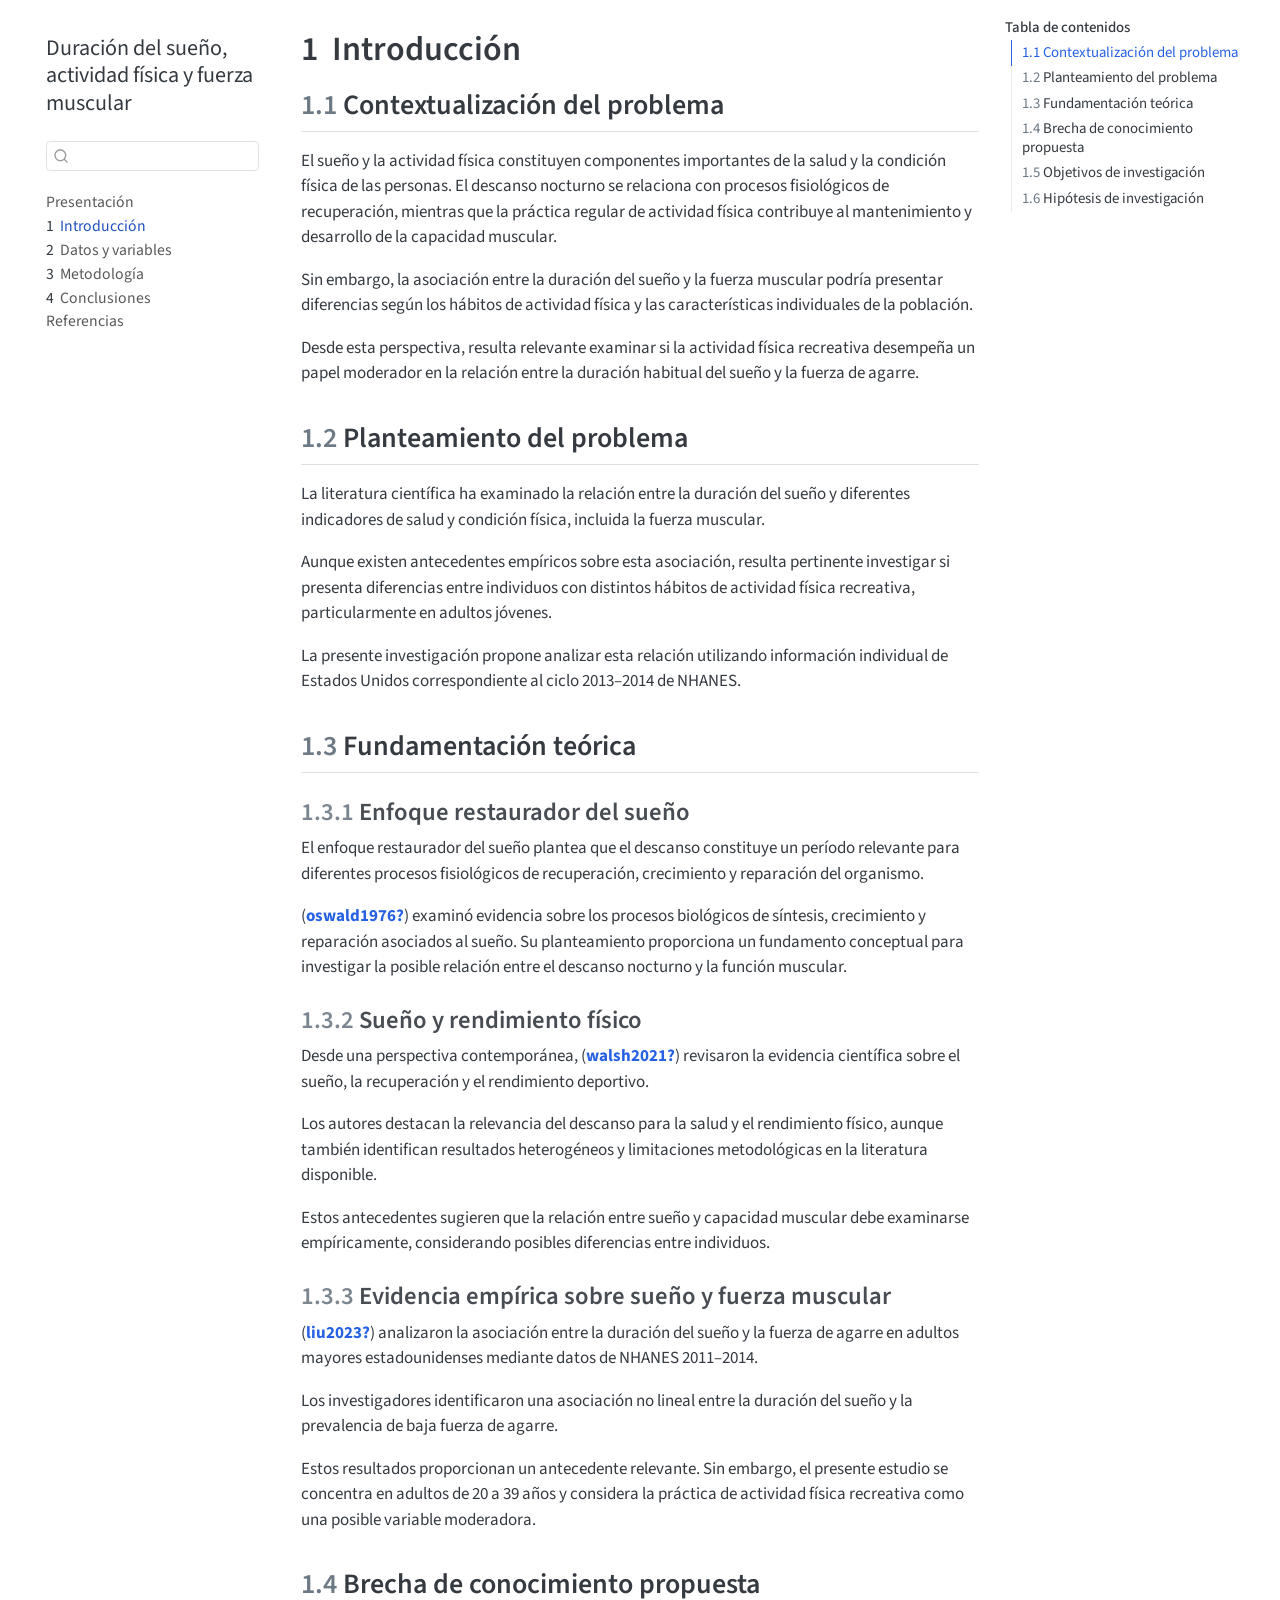
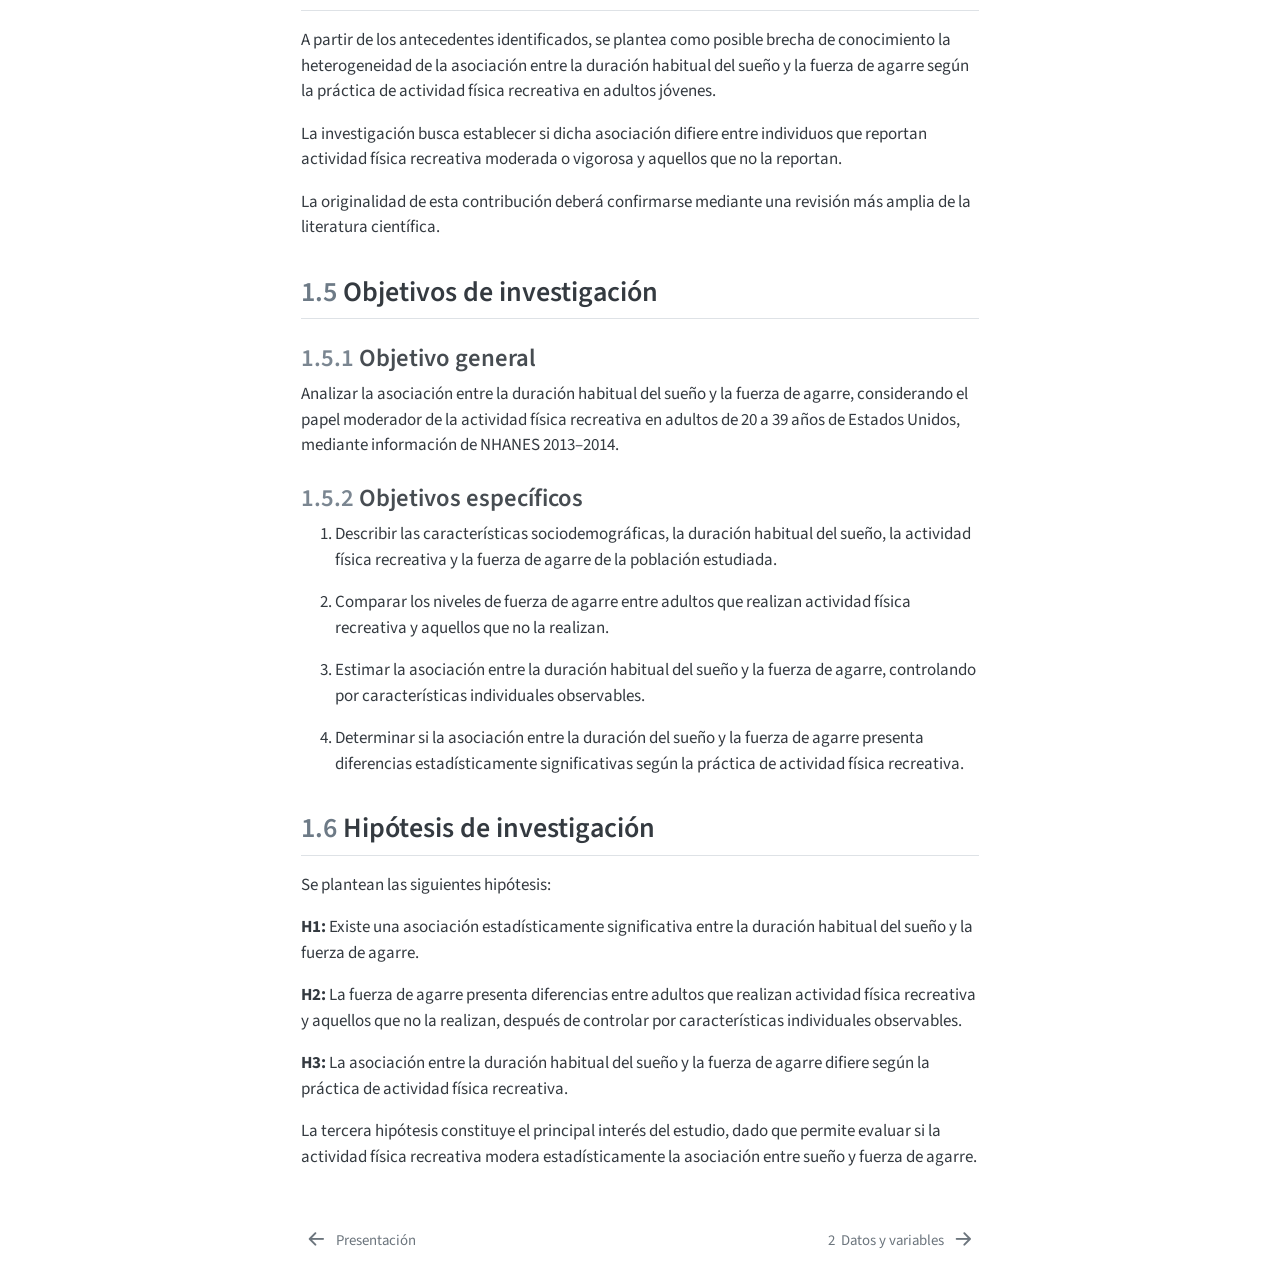
<file: _book/intro.html>
<!DOCTYPE html>
<html xmlns="http://www.w3.org/1999/xhtml" lang="es" xml:lang="es"><head>

<meta charset="utf-8">
<meta name="generator" content="quarto-1.10.19">

<meta name="viewport" content="width=device-width, initial-scale=1.0, user-scalable=yes">


<title>1&nbsp; Introducción – Duración del sueño, actividad física y fuerza muscular</title>
<style>
/* Default styles provided by pandoc.
** See https://pandoc.org/MANUAL.html#variables-for-html for config info.
*/
span.smallcaps{font-variant: small-caps;}
div.columns{display: flex; gap: 1.5em;}
div.column{flex: auto;}
@media screen {
div.columns{gap: min(4vw, 1.5em);}
div.column{overflow-x: auto;}
}
div.hanging-indent{margin-left: 1.5em; text-indent: -1.5em;}
ul.task-list{list-style: none;}
ul.task-list li input[type="checkbox"] {
  width: 0.8em;
  margin: 0 0.8em 0.2em -1em; /* quarto-specific, see https://github.com/quarto-dev/quarto-cli/issues/4556 */ 
  vertical-align: middle;
}
</style>


<script src="site_libs/quarto-nav/quarto-nav.js"></script>
<script src="site_libs/quarto-nav/headroom.min.js"></script>
<script src="site_libs/clipboard/clipboard.min.js"></script>
<script src="site_libs/quarto-search/autocomplete.umd.js"></script>
<script src="site_libs/quarto-search/fuse.min.js"></script>
<script src="site_libs/quarto-search/quarto-search.js"></script>
<meta name="quarto:offset" content="./">
<link href="./datos_variables.html" rel="next">
<link href="./index.html" rel="prev">
<script src="site_libs/quarto-html/quarto.js" type="module"></script>
<script src="site_libs/quarto-html/tabsets/tabsets.js" type="module"></script>
<script src="site_libs/quarto-html/popper.min.js"></script>
<script src="site_libs/quarto-html/tippy.umd.min.js"></script>
<script src="site_libs/quarto-html/anchor.min.js"></script>
<link href="site_libs/quarto-html/tippy.css" rel="stylesheet">
<link href="site_libs/quarto-html/quarto-syntax-highlighting-bf27225e3a48a9273f3daa8f8e829971.css" rel="stylesheet" id="quarto-text-highlighting-styles">
<script src="site_libs/bootstrap/bootstrap.min.js"></script>
<link href="site_libs/bootstrap/bootstrap-icons.css" rel="stylesheet">
<link href="site_libs/bootstrap/bootstrap-631496449bf32ff9b0bb69a6bfd9195d.min.css" rel="stylesheet" append-hash="true" id="quarto-bootstrap" data-mode="light">
<script id="quarto-search-options" type="application/json">{
  "location": "sidebar",
  "copy-button": false,
  "collapse-after": 3,
  "panel-placement": "start",
  "type": "textbox",
  "limit": 50,
  "keyboard-shortcut": [
    "f",
    "/",
    "s"
  ],
  "show-item-context": false,
  "language": {
    "search-no-results-text": "No se han encontrado resultados",
    "search-matching-documents-text": "documentos encontrados",
    "search-copy-link-title": "Copiar el enlace en la búsqueda",
    "search-hide-matches-text": "Ocultar resultados adicionales",
    "search-more-match-text": "resultado adicional en este documento",
    "search-more-matches-text": "resultados adicionales en este documento",
    "search-clear-button-title": "Borrar",
    "search-text-placeholder": "",
    "search-detached-cancel-button-title": "Cancelar",
    "search-submit-button-title": "Enviar",
    "search-label": "Buscar"
  }
}</script>


</head>

<body class="nav-sidebar floating quarto-light">

<div id="quarto-search-results"></div>
  <header id="quarto-header" class="headroom fixed-top">
  <nav class="quarto-secondary-nav">
    <div class="container-fluid d-flex">
      <button type="button" class="quarto-btn-toggle btn" data-bs-toggle="collapse" role="button" data-bs-target=".quarto-sidebar-collapse-item" aria-controls="quarto-sidebar" aria-expanded="false" aria-label="Alternar barra lateral" onclick="if (window.quartoToggleHeadroom) { window.quartoToggleHeadroom(); }">
        <i class="bi bi-layout-text-sidebar-reverse"></i>
      </button>
        <nav class="quarto-page-breadcrumbs" aria-label="breadcrumb"><ol class="breadcrumb"><li class="breadcrumb-item"><a href="./intro.html"><span class="chapter-number">1</span>&nbsp; <span class="chapter-title">Introducción</span></a></li></ol></nav>
        <a class="flex-grow-1" role="navigation" data-bs-toggle="collapse" data-bs-target=".quarto-sidebar-collapse-item" aria-controls="quarto-sidebar" aria-expanded="false" aria-label="Alternar barra lateral" onclick="if (window.quartoToggleHeadroom) { window.quartoToggleHeadroom(); }">      
        </a>
      <button type="button" class="btn quarto-search-button" aria-label="Buscar" onclick="window.quartoOpenSearch();">
        <i class="bi bi-search"></i>
      </button>
    </div>
  </nav>
</header>
<!-- content -->
<div id="quarto-content" class="quarto-container page-columns page-rows-contents page-layout-article">
<!-- sidebar -->
  <nav id="quarto-sidebar" class="sidebar collapse collapse-horizontal quarto-sidebar-collapse-item sidebar-navigation floating overflow-auto">
    <div class="pt-lg-2 mt-2 text-left sidebar-header">
    <div class="sidebar-title mb-0 py-0">
      <a href="./">Duración del sueño, actividad física y fuerza muscular</a> 
    </div>
      </div>
        <div class="mt-2 flex-shrink-0 align-items-center">
        <div class="sidebar-search">
        <div id="quarto-search" class="" title="Buscar"></div>
        </div>
        </div>
    <div class="sidebar-menu-container"> 
    <ul class="list-unstyled mt-1">
        <li class="sidebar-item">
  <div class="sidebar-item-container"> 
  <a href="./index.html" class="sidebar-item-text sidebar-link">
 <span class="menu-text">Presentación</span></a>
  </div>
</li>
        <li class="sidebar-item">
  <div class="sidebar-item-container"> 
  <a href="./intro.html" class="sidebar-item-text sidebar-link active">
 <span class="menu-text"><span class="chapter-number">1</span>&nbsp; <span class="chapter-title">Introducción</span></span></a>
  </div>
</li>
        <li class="sidebar-item">
  <div class="sidebar-item-container"> 
  <a href="./datos_variables.html" class="sidebar-item-text sidebar-link">
 <span class="menu-text"><span class="chapter-number">2</span>&nbsp; <span class="chapter-title">Datos y variables</span></span></a>
  </div>
</li>
        <li class="sidebar-item">
  <div class="sidebar-item-container"> 
  <a href="./metodologia.html" class="sidebar-item-text sidebar-link">
 <span class="menu-text"><span class="chapter-number">3</span>&nbsp; <span class="chapter-title">Metodología</span></span></a>
  </div>
</li>
        <li class="sidebar-item">
  <div class="sidebar-item-container"> 
  <a href="./summary.html" class="sidebar-item-text sidebar-link">
 <span class="menu-text"><span class="chapter-number">4</span>&nbsp; <span class="chapter-title">Conclusiones</span></span></a>
  </div>
</li>
        <li class="sidebar-item">
  <div class="sidebar-item-container"> 
  <a href="./references.html" class="sidebar-item-text sidebar-link">
 <span class="menu-text">Referencias</span></a>
  </div>
</li>
    </ul>
    </div>
</nav>
<div id="quarto-sidebar-glass" class="quarto-sidebar-collapse-item" data-bs-toggle="collapse" data-bs-target=".quarto-sidebar-collapse-item"></div>
<!-- margin-sidebar -->
    <div id="quarto-margin-sidebar" class="sidebar margin-sidebar">
        <nav id="TOC" role="doc-toc" class="toc-active">
    <h2 id="toc-title">Tabla de contenidos</h2>
   
  <ul>
  <li><a href="#contextualización-del-problema" id="toc-contextualización-del-problema" class="nav-link active" data-scroll-target="#contextualización-del-problema"><span class="header-section-number">1.1</span> Contextualización del problema</a></li>
  <li><a href="#planteamiento-del-problema" id="toc-planteamiento-del-problema" class="nav-link" data-scroll-target="#planteamiento-del-problema"><span class="header-section-number">1.2</span> Planteamiento del problema</a></li>
  <li><a href="#fundamentación-teórica" id="toc-fundamentación-teórica" class="nav-link" data-scroll-target="#fundamentación-teórica"><span class="header-section-number">1.3</span> Fundamentación teórica</a>
  <ul class="collapse">
  <li><a href="#enfoque-restaurador-del-sueño" id="toc-enfoque-restaurador-del-sueño" class="nav-link" data-scroll-target="#enfoque-restaurador-del-sueño"><span class="header-section-number">1.3.1</span> Enfoque restaurador del sueño</a></li>
  <li><a href="#sueño-y-rendimiento-físico" id="toc-sueño-y-rendimiento-físico" class="nav-link" data-scroll-target="#sueño-y-rendimiento-físico"><span class="header-section-number">1.3.2</span> Sueño y rendimiento físico</a></li>
  <li><a href="#evidencia-empírica-sobre-sueño-y-fuerza-muscular" id="toc-evidencia-empírica-sobre-sueño-y-fuerza-muscular" class="nav-link" data-scroll-target="#evidencia-empírica-sobre-sueño-y-fuerza-muscular"><span class="header-section-number">1.3.3</span> Evidencia empírica sobre sueño y fuerza muscular</a></li>
  </ul></li>
  <li><a href="#brecha-de-conocimiento-propuesta" id="toc-brecha-de-conocimiento-propuesta" class="nav-link" data-scroll-target="#brecha-de-conocimiento-propuesta"><span class="header-section-number">1.4</span> Brecha de conocimiento propuesta</a></li>
  <li><a href="#objetivos-de-investigación" id="toc-objetivos-de-investigación" class="nav-link" data-scroll-target="#objetivos-de-investigación"><span class="header-section-number">1.5</span> Objetivos de investigación</a>
  <ul class="collapse">
  <li><a href="#objetivo-general" id="toc-objetivo-general" class="nav-link" data-scroll-target="#objetivo-general"><span class="header-section-number">1.5.1</span> Objetivo general</a></li>
  <li><a href="#objetivos-específicos" id="toc-objetivos-específicos" class="nav-link" data-scroll-target="#objetivos-específicos"><span class="header-section-number">1.5.2</span> Objetivos específicos</a></li>
  </ul></li>
  <li><a href="#hipótesis-de-investigación" id="toc-hipótesis-de-investigación" class="nav-link" data-scroll-target="#hipótesis-de-investigación"><span class="header-section-number">1.6</span> Hipótesis de investigación</a></li>
  </ul>
</nav>
    </div>
<!-- main -->
<main class="content" id="quarto-document-content">

<header id="title-block-header" class="quarto-title-block default">
<div class="quarto-title">
<h1 class="title"><span class="chapter-number">1</span>&nbsp; <span class="chapter-title">Introducción</span></h1>
</div>



<div class="quarto-title-meta">

    
  
    
  </div>
  


</header>


<section id="contextualización-del-problema" class="level2" data-number="1.1">
<h2 data-number="1.1" class="anchored" data-anchor-id="contextualización-del-problema"><span class="header-section-number">1.1</span> Contextualización del problema</h2>
<p>El sueño y la actividad física constituyen componentes importantes de la salud y la condición física de las personas. El descanso nocturno se relaciona con procesos fisiológicos de recuperación, mientras que la práctica regular de actividad física contribuye al mantenimiento y desarrollo de la capacidad muscular.</p>
<p>Sin embargo, la asociación entre la duración del sueño y la fuerza muscular podría presentar diferencias según los hábitos de actividad física y las características individuales de la población.</p>
<p>Desde esta perspectiva, resulta relevante examinar si la actividad física recreativa desempeña un papel moderador en la relación entre la duración habitual del sueño y la fuerza de agarre.</p>
</section>
<section id="planteamiento-del-problema" class="level2" data-number="1.2">
<h2 data-number="1.2" class="anchored" data-anchor-id="planteamiento-del-problema"><span class="header-section-number">1.2</span> Planteamiento del problema</h2>
<p>La literatura científica ha examinado la relación entre la duración del sueño y diferentes indicadores de salud y condición física, incluida la fuerza muscular.</p>
<p>Aunque existen antecedentes empíricos sobre esta asociación, resulta pertinente investigar si presenta diferencias entre individuos con distintos hábitos de actividad física recreativa, particularmente en adultos jóvenes.</p>
<p>La presente investigación propone analizar esta relación utilizando información individual de Estados Unidos correspondiente al ciclo 2013–2014 de NHANES.</p>
</section>
<section id="fundamentación-teórica" class="level2" data-number="1.3">
<h2 data-number="1.3" class="anchored" data-anchor-id="fundamentación-teórica"><span class="header-section-number">1.3</span> Fundamentación teórica</h2>
<section id="enfoque-restaurador-del-sueño" class="level3" data-number="1.3.1">
<h3 data-number="1.3.1" class="anchored" data-anchor-id="enfoque-restaurador-del-sueño"><span class="header-section-number">1.3.1</span> Enfoque restaurador del sueño</h3>
<p>El enfoque restaurador del sueño plantea que el descanso constituye un período relevante para diferentes procesos fisiológicos de recuperación, crecimiento y reparación del organismo.</p>
<p><span class="citation" data-cites="oswald1976">(<a href="references.html#ref-oswald1976" role="doc-biblioref"><strong>oswald1976?</strong></a>)</span> examinó evidencia sobre los procesos biológicos de síntesis, crecimiento y reparación asociados al sueño. Su planteamiento proporciona un fundamento conceptual para investigar la posible relación entre el descanso nocturno y la función muscular.</p>
</section>
<section id="sueño-y-rendimiento-físico" class="level3" data-number="1.3.2">
<h3 data-number="1.3.2" class="anchored" data-anchor-id="sueño-y-rendimiento-físico"><span class="header-section-number">1.3.2</span> Sueño y rendimiento físico</h3>
<p>Desde una perspectiva contemporánea, <span class="citation" data-cites="walsh2021">(<a href="references.html#ref-walsh2021" role="doc-biblioref"><strong>walsh2021?</strong></a>)</span> revisaron la evidencia científica sobre el sueño, la recuperación y el rendimiento deportivo.</p>
<p>Los autores destacan la relevancia del descanso para la salud y el rendimiento físico, aunque también identifican resultados heterogéneos y limitaciones metodológicas en la literatura disponible.</p>
<p>Estos antecedentes sugieren que la relación entre sueño y capacidad muscular debe examinarse empíricamente, considerando posibles diferencias entre individuos.</p>
</section>
<section id="evidencia-empírica-sobre-sueño-y-fuerza-muscular" class="level3" data-number="1.3.3">
<h3 data-number="1.3.3" class="anchored" data-anchor-id="evidencia-empírica-sobre-sueño-y-fuerza-muscular"><span class="header-section-number">1.3.3</span> Evidencia empírica sobre sueño y fuerza muscular</h3>
<p><span class="citation" data-cites="liu2023">(<a href="references.html#ref-liu2023" role="doc-biblioref"><strong>liu2023?</strong></a>)</span> analizaron la asociación entre la duración del sueño y la fuerza de agarre en adultos mayores estadounidenses mediante datos de NHANES 2011–2014.</p>
<p>Los investigadores identificaron una asociación no lineal entre la duración del sueño y la prevalencia de baja fuerza de agarre.</p>
<p>Estos resultados proporcionan un antecedente relevante. Sin embargo, el presente estudio se concentra en adultos de 20 a 39 años y considera la práctica de actividad física recreativa como una posible variable moderadora.</p>
</section>
</section>
<section id="brecha-de-conocimiento-propuesta" class="level2" data-number="1.4">
<h2 data-number="1.4" class="anchored" data-anchor-id="brecha-de-conocimiento-propuesta"><span class="header-section-number">1.4</span> Brecha de conocimiento propuesta</h2>
<p>A partir de los antecedentes identificados, se plantea como posible brecha de conocimiento la heterogeneidad de la asociación entre la duración habitual del sueño y la fuerza de agarre según la práctica de actividad física recreativa en adultos jóvenes.</p>
<p>La investigación busca establecer si dicha asociación difiere entre individuos que reportan actividad física recreativa moderada o vigorosa y aquellos que no la reportan.</p>
<p>La originalidad de esta contribución deberá confirmarse mediante una revisión más amplia de la literatura científica.</p>
</section>
<section id="objetivos-de-investigación" class="level2" data-number="1.5">
<h2 data-number="1.5" class="anchored" data-anchor-id="objetivos-de-investigación"><span class="header-section-number">1.5</span> Objetivos de investigación</h2>
<section id="objetivo-general" class="level3" data-number="1.5.1">
<h3 data-number="1.5.1" class="anchored" data-anchor-id="objetivo-general"><span class="header-section-number">1.5.1</span> Objetivo general</h3>
<p>Analizar la asociación entre la duración habitual del sueño y la fuerza de agarre, considerando el papel moderador de la actividad física recreativa en adultos de 20 a 39 años de Estados Unidos, mediante información de NHANES 2013–2014.</p>
</section>
<section id="objetivos-específicos" class="level3" data-number="1.5.2">
<h3 data-number="1.5.2" class="anchored" data-anchor-id="objetivos-específicos"><span class="header-section-number">1.5.2</span> Objetivos específicos</h3>
<ol type="1">
<li><p>Describir las características sociodemográficas, la duración habitual del sueño, la actividad física recreativa y la fuerza de agarre de la población estudiada.</p></li>
<li><p>Comparar los niveles de fuerza de agarre entre adultos que realizan actividad física recreativa y aquellos que no la realizan.</p></li>
<li><p>Estimar la asociación entre la duración habitual del sueño y la fuerza de agarre, controlando por características individuales observables.</p></li>
<li><p>Determinar si la asociación entre la duración del sueño y la fuerza de agarre presenta diferencias estadísticamente significativas según la práctica de actividad física recreativa.</p></li>
</ol>
</section>
</section>
<section id="hipótesis-de-investigación" class="level2" data-number="1.6">
<h2 data-number="1.6" class="anchored" data-anchor-id="hipótesis-de-investigación"><span class="header-section-number">1.6</span> Hipótesis de investigación</h2>
<p>Se plantean las siguientes hipótesis:</p>
<p><strong>H1:</strong> Existe una asociación estadísticamente significativa entre la duración habitual del sueño y la fuerza de agarre.</p>
<p><strong>H2:</strong> La fuerza de agarre presenta diferencias entre adultos que realizan actividad física recreativa y aquellos que no la realizan, después de controlar por características individuales observables.</p>
<p><strong>H3:</strong> La asociación entre la duración habitual del sueño y la fuerza de agarre difiere según la práctica de actividad física recreativa.</p>
<p>La tercera hipótesis constituye el principal interés del estudio, dado que permite evaluar si la actividad física recreativa modera estadísticamente la asociación entre sueño y fuerza de agarre.</p>


</section>

</main> <!-- /main -->
<script id="quarto-html-after-body" type="application/javascript">
  window.document.addEventListener("DOMContentLoaded", function (event) {
    const icon = "";
    const anchorJS = new window.AnchorJS();
    anchorJS.options = {
      placement: 'right',
      icon: icon
    };
    anchorJS.add('.anchored');
    const isCodeAnnotation = (el) => {
      for (const clz of el.classList) {
        if (clz.startsWith('code-annotation-')) {                     
          return true;
        }
      }
      return false;
    }
    const onCopySuccess = function(e) {
      // button target
      const button = e.trigger;
      // don't keep focus
      button.blur();
      // flash "checked"
      button.classList.add('code-copy-button-checked');
      var currentTitle = button.getAttribute("title");
      button.setAttribute("title", "Copiado");
      let tooltip;
      if (window.bootstrap) {
        button.setAttribute("data-bs-toggle", "tooltip");
        button.setAttribute("data-bs-placement", "left");
        button.setAttribute("data-bs-title", "Copiado");
        tooltip = new bootstrap.Tooltip(button, 
          { trigger: "manual", 
            customClass: "code-copy-button-tooltip",
            offset: [0, -8]});
        tooltip.show();    
      }
      setTimeout(function() {
        if (tooltip) {
          tooltip.hide();
          button.removeAttribute("data-bs-title");
          button.removeAttribute("data-bs-toggle");
          button.removeAttribute("data-bs-placement");
        }
        button.setAttribute("title", currentTitle);
        button.classList.remove('code-copy-button-checked');
      }, 1000);
      // clear code selection
      e.clearSelection();
    }
    const getTextToCopy = function(trigger) {
      const outerScaffold = trigger.parentElement.cloneNode(true);
      const codeEl = outerScaffold.querySelector('code');
      for (const childEl of codeEl.children) {
        if (isCodeAnnotation(childEl)) {
          childEl.remove();
        }
      }
      return codeEl.innerText;
    }
    const clipboard = new window.ClipboardJS('.code-copy-button:not([data-in-quarto-modal])', {
      text: getTextToCopy
    });
    clipboard.on('success', onCopySuccess);
    if (window.document.getElementById('quarto-embedded-source-code-modal')) {
      const clipboardModal = new window.ClipboardJS('.code-copy-button[data-in-quarto-modal]', {
        text: getTextToCopy,
        container: window.document.getElementById('quarto-embedded-source-code-modal')
      });
      clipboardModal.on('success', onCopySuccess);
    }
      var localhostRegex = new RegExp(/^(?:http|https):\/\/localhost\:?[0-9]*\//);
      var mailtoRegex = new RegExp(/^mailto:/);
        var filterRegex = new RegExp('/' + window.location.host + '/');
      var isInternal = (href) => {
          return filterRegex.test(href) || localhostRegex.test(href) || mailtoRegex.test(href);
      }
      // Inspect non-navigation links and adorn them if external
     var links = window.document.querySelectorAll('a[href]:not(.nav-link):not(.navbar-brand):not(.toc-action):not(.sidebar-link):not(.sidebar-item-toggle):not(.pagination-link):not(.no-external):not([aria-hidden]):not(.dropdown-item):not(.quarto-navigation-tool):not(.about-link)');
      for (var i=0; i<links.length; i++) {
        const link = links[i];
        if (!isInternal(link.href)) {
          // undo the damage that might have been done by quarto-nav.js in the case of
          // links that we want to consider external
          if (link.dataset.originalHref !== undefined) {
            link.href = link.dataset.originalHref;
          }
        }
      }
    function tippyHover(el, contentFn, onTriggerFn, onUntriggerFn) {
      const config = {
        allowHTML: true,
        maxWidth: 500,
        delay: 100,
        arrow: false,
        appendTo: function(el) {
            return el.parentElement;
        },
        interactive: true,
        interactiveBorder: 10,
        theme: 'quarto',
        placement: 'bottom-start',
      };
      if (contentFn) {
        config.content = contentFn;
      }
      if (onTriggerFn) {
        config.onTrigger = onTriggerFn;
      }
      if (onUntriggerFn) {
        config.onUntrigger = onUntriggerFn;
      }
      window.tippy(el, config); 
    }
    const noterefs = window.document.querySelectorAll('a[role="doc-noteref"]');
    for (var i=0; i<noterefs.length; i++) {
      const ref = noterefs[i];
      tippyHover(ref, function() {
        // use id or data attribute instead here
        let href = ref.getAttribute('data-footnote-href') || ref.getAttribute('href');
        try { href = new URL(href).hash; } catch {}
        const id = href.replace(/^#\/?/, "");
        const note = window.document.getElementById(id);
        if (note) {
          return note.innerHTML;
        } else {
          return "";
        }
      });
    }
    const xrefs = window.document.querySelectorAll('a.quarto-xref');
    const processXRef = (id, note) => {
      // Strip column container classes
      const stripColumnClz = (el) => {
        el.classList.remove("page-full", "page-columns");
        if (el.children) {
          for (const child of el.children) {
            stripColumnClz(child);
          }
        }
      }
      stripColumnClz(note)
      if (id === null || id.startsWith('sec-')) {
        // Special case sections, only their first couple elements
        const container = document.createElement("div");
        if (note.children && note.children.length > 2) {
          container.appendChild(note.children[0].cloneNode(true));
          for (let i = 1; i < note.children.length; i++) {
            const child = note.children[i];
            if (child.tagName === "P" && child.innerText === "") {
              continue;
            } else {
              container.appendChild(child.cloneNode(true));
              break;
            }
          }
          if (window.Quarto?.typesetMath) {
            window.Quarto.typesetMath(container);
          }
          return container.innerHTML
        } else {
          if (window.Quarto?.typesetMath) {
            window.Quarto.typesetMath(note);
          }
          return note.innerHTML;
        }
      } else {
        // Remove any anchor links if they are present
        const anchorLink = note.querySelector('a.anchorjs-link');
        if (anchorLink) {
          anchorLink.remove();
        }
        if (window.Quarto?.typesetMath) {
          window.Quarto.typesetMath(note);
        }
        if (note.classList.contains("callout")) {
          return note.outerHTML;
        } else {
          return note.innerHTML;
        }
      }
    }
    for (var i=0; i<xrefs.length; i++) {
      const xref = xrefs[i];
      tippyHover(xref, undefined, function(instance) {
        instance.disable();
        let url = xref.getAttribute('href');
        let hash = undefined; 
        if (url.startsWith('#')) {
          hash = url;
        } else {
          try { hash = new URL(url).hash; } catch {}
        }
        if (hash) {
          const id = hash.replace(/^#\/?/, "");
          const note = window.document.getElementById(id);
          if (note !== null) {
            try {
              const html = processXRef(id, note.cloneNode(true));
              instance.setContent(html);
            } finally {
              instance.enable();
              instance.show();
            }
          } else {
            // See if we can fetch this
            fetch(url.split('#')[0])
            .then(res => res.text())
            .then(html => {
              const parser = new DOMParser();
              const htmlDoc = parser.parseFromString(html, "text/html");
              const note = htmlDoc.getElementById(id);
              if (note !== null) {
                const html = processXRef(id, note);
                instance.setContent(html);
              } 
            }).finally(() => {
              instance.enable();
              instance.show();
            });
          }
        } else {
          // See if we can fetch a full url (with no hash to target)
          // This is a special case and we should probably do some content thinning / targeting
          fetch(url)
          .then(res => res.text())
          .then(html => {
            const parser = new DOMParser();
            const htmlDoc = parser.parseFromString(html, "text/html");
            const note = htmlDoc.querySelector('main.content');
            if (note !== null) {
              // This should only happen for chapter cross references
              // (since there is no id in the URL)
              // remove the first header
              if (note.children.length > 0 && note.children[0].tagName === "HEADER") {
                note.children[0].remove();
              }
              const html = processXRef(null, note);
              instance.setContent(html);
            } 
          }).finally(() => {
            instance.enable();
            instance.show();
          });
        }
      }, function(instance) {
      });
    }
        let selectedAnnoteEl;
        const selectorForAnnotation = ( cell, annotation) => {
          let cellAttr = 'data-code-cell="' + cell + '"';
          let lineAttr = 'data-code-annotation="' +  annotation + '"';
          const selector = 'span[' + cellAttr + '][' + lineAttr + ']';
          return selector;
        }
        const selectCodeLines = (annoteEl) => {
          const doc = window.document;
          const targetCell = annoteEl.getAttribute("data-target-cell");
          const targetAnnotation = annoteEl.getAttribute("data-target-annotation");
          const annoteSpan = window.document.querySelector(selectorForAnnotation(targetCell, targetAnnotation));
          const lines = annoteSpan.getAttribute("data-code-lines").split(",");
          const lineIds = lines.map((line) => {
            return targetCell + "-" + line;
          })
          let top = null;
          let height = null;
          let parent = null;
          if (lineIds.length > 0) {
              //compute the position of the single el (top and bottom and make a div)
              const el = window.document.getElementById(lineIds[0]);
              top = el.offsetTop;
              height = el.offsetHeight;
              parent = el.parentElement.parentElement;
            if (lineIds.length > 1) {
              const lastEl = window.document.getElementById(lineIds[lineIds.length - 1]);
              const bottom = lastEl.offsetTop + lastEl.offsetHeight;
              height = bottom - top;
            }
            if (top !== null && height !== null && parent !== null) {
              // cook up a div (if necessary) and position it 
              let div = window.document.getElementById("code-annotation-line-highlight");
              if (div === null) {
                div = window.document.createElement("div");
                div.setAttribute("id", "code-annotation-line-highlight");
                div.style.position = 'absolute';
                parent.appendChild(div);
              }
              div.style.top = top - 2 + "px";
              div.style.height = height + 4 + "px";
              div.style.left = 0;
              let gutterDiv = window.document.getElementById("code-annotation-line-highlight-gutter");
              if (gutterDiv === null) {
                gutterDiv = window.document.createElement("div");
                gutterDiv.setAttribute("id", "code-annotation-line-highlight-gutter");
                gutterDiv.style.position = 'absolute';
                const codeCell = window.document.getElementById(targetCell);
                const gutter = codeCell.querySelector('.code-annotation-gutter');
                gutter.appendChild(gutterDiv);
              }
              gutterDiv.style.top = top - 2 + "px";
              gutterDiv.style.height = height + 4 + "px";
            }
            selectedAnnoteEl = annoteEl;
          }
        };
        const unselectCodeLines = () => {
          const elementsIds = ["code-annotation-line-highlight", "code-annotation-line-highlight-gutter"];
          elementsIds.forEach((elId) => {
            const div = window.document.getElementById(elId);
            if (div) {
              div.remove();
            }
          });
          selectedAnnoteEl = undefined;
        };
          // Handle positioning of the toggle
      window.addEventListener(
        "resize",
        throttle(() => {
          elRect = undefined;
          if (selectedAnnoteEl) {
            selectCodeLines(selectedAnnoteEl);
          }
        }, 10)
      );
      function throttle(fn, ms) {
      let throttle = false;
      let timer;
        return (...args) => {
          if(!throttle) { // first call gets through
              fn.apply(this, args);
              throttle = true;
          } else { // all the others get throttled
              if(timer) clearTimeout(timer); // cancel #2
              timer = setTimeout(() => {
                fn.apply(this, args);
                timer = throttle = false;
              }, ms);
          }
        };
      }
        // Attach click handler to the DT
        const annoteDls = window.document.querySelectorAll('dt[data-target-cell]');
        for (const annoteDlNode of annoteDls) {
          annoteDlNode.addEventListener('click', (event) => {
            const clickedEl = event.target;
            if (clickedEl !== selectedAnnoteEl) {
              unselectCodeLines();
              const activeEl = window.document.querySelector('dt[data-target-cell].code-annotation-active');
              if (activeEl) {
                activeEl.classList.remove('code-annotation-active');
              }
              selectCodeLines(clickedEl);
              clickedEl.classList.add('code-annotation-active');
            } else {
              // Unselect the line
              unselectCodeLines();
              clickedEl.classList.remove('code-annotation-active');
            }
          });
        }
    const findCites = (el) => {
      const parentEl = el.parentElement;
      if (parentEl) {
        const cites = parentEl.dataset.cites;
        if (cites) {
          return {
            el,
            cites: cites.split(' ')
          };
        } else {
          return findCites(el.parentElement)
        }
      } else {
        return undefined;
      }
    };
    var bibliorefs = window.document.querySelectorAll('a[role="doc-biblioref"]');
    for (var i=0; i<bibliorefs.length; i++) {
      const ref = bibliorefs[i];
      const citeInfo = findCites(ref);
      if (citeInfo) {
        tippyHover(citeInfo.el, function() {
          var popup = window.document.createElement('div');
          citeInfo.cites.forEach(function(cite) {
            var citeDiv = window.document.createElement('div');
            citeDiv.classList.add('hanging-indent');
            citeDiv.classList.add('csl-entry');
            var biblioDiv = window.document.getElementById('ref-' + cite);
            if (biblioDiv) {
              citeDiv.innerHTML = biblioDiv.innerHTML;
            }
            popup.appendChild(citeDiv);
          });
          return popup.innerHTML;
        });
      }
    }
  });
  </script>
<nav class="page-navigation">
  <div class="nav-page nav-page-previous">
      <a href="./index.html" class="pagination-link" aria-label="Presentación">
        <i class="bi bi-arrow-left-short"></i> <span class="nav-page-text">Presentación</span>
      </a>          
  </div>
  <div class="nav-page nav-page-next">
      <a href="./datos_variables.html" class="pagination-link" aria-label="Datos y variables">
        <span class="nav-page-text"><span class="chapter-number">2</span>&nbsp; <span class="chapter-title">Datos y variables</span></span> <i class="bi bi-arrow-right-short"></i>
      </a>
  </div>
</nav>
</div> <!-- /content -->




</body></html>
</file>
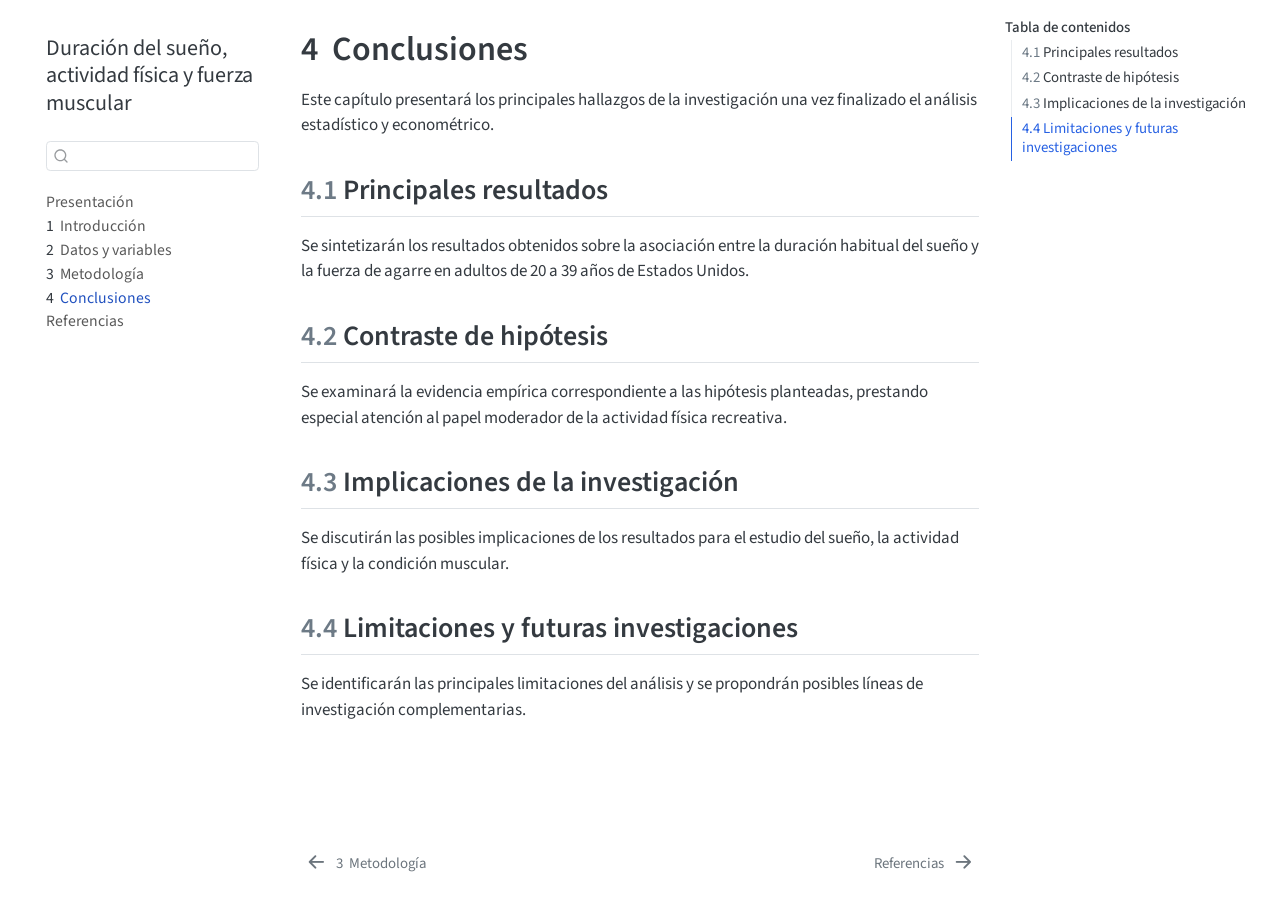
<file: _book/summary.html>
<!DOCTYPE html>
<html xmlns="http://www.w3.org/1999/xhtml" lang="es" xml:lang="es"><head>

<meta charset="utf-8">
<meta name="generator" content="quarto-1.10.19">

<meta name="viewport" content="width=device-width, initial-scale=1.0, user-scalable=yes">


<title>4&nbsp; Conclusiones – Duración del sueño, actividad física y fuerza muscular</title>
<style>
/* Default styles provided by pandoc.
** See https://pandoc.org/MANUAL.html#variables-for-html for config info.
*/
span.smallcaps{font-variant: small-caps;}
div.columns{display: flex; gap: 1.5em;}
div.column{flex: auto;}
@media screen {
div.columns{gap: min(4vw, 1.5em);}
div.column{overflow-x: auto;}
}
div.hanging-indent{margin-left: 1.5em; text-indent: -1.5em;}
ul.task-list{list-style: none;}
ul.task-list li input[type="checkbox"] {
  width: 0.8em;
  margin: 0 0.8em 0.2em -1em; /* quarto-specific, see https://github.com/quarto-dev/quarto-cli/issues/4556 */ 
  vertical-align: middle;
}
</style>


<script src="site_libs/quarto-nav/quarto-nav.js"></script>
<script src="site_libs/quarto-nav/headroom.min.js"></script>
<script src="site_libs/clipboard/clipboard.min.js"></script>
<script src="site_libs/quarto-search/autocomplete.umd.js"></script>
<script src="site_libs/quarto-search/fuse.min.js"></script>
<script src="site_libs/quarto-search/quarto-search.js"></script>
<meta name="quarto:offset" content="./">
<link href="./references.html" rel="next">
<link href="./metodologia.html" rel="prev">
<script src="site_libs/quarto-html/quarto.js" type="module"></script>
<script src="site_libs/quarto-html/tabsets/tabsets.js" type="module"></script>
<script src="site_libs/quarto-html/popper.min.js"></script>
<script src="site_libs/quarto-html/tippy.umd.min.js"></script>
<script src="site_libs/quarto-html/anchor.min.js"></script>
<link href="site_libs/quarto-html/tippy.css" rel="stylesheet">
<link href="site_libs/quarto-html/quarto-syntax-highlighting-bf27225e3a48a9273f3daa8f8e829971.css" rel="stylesheet" id="quarto-text-highlighting-styles">
<script src="site_libs/bootstrap/bootstrap.min.js"></script>
<link href="site_libs/bootstrap/bootstrap-icons.css" rel="stylesheet">
<link href="site_libs/bootstrap/bootstrap-631496449bf32ff9b0bb69a6bfd9195d.min.css" rel="stylesheet" append-hash="true" id="quarto-bootstrap" data-mode="light">
<script id="quarto-search-options" type="application/json">{
  "location": "sidebar",
  "copy-button": false,
  "collapse-after": 3,
  "panel-placement": "start",
  "type": "textbox",
  "limit": 50,
  "keyboard-shortcut": [
    "f",
    "/",
    "s"
  ],
  "show-item-context": false,
  "language": {
    "search-no-results-text": "No se han encontrado resultados",
    "search-matching-documents-text": "documentos encontrados",
    "search-copy-link-title": "Copiar el enlace en la búsqueda",
    "search-hide-matches-text": "Ocultar resultados adicionales",
    "search-more-match-text": "resultado adicional en este documento",
    "search-more-matches-text": "resultados adicionales en este documento",
    "search-clear-button-title": "Borrar",
    "search-text-placeholder": "",
    "search-detached-cancel-button-title": "Cancelar",
    "search-submit-button-title": "Enviar",
    "search-label": "Buscar"
  }
}</script>


</head>

<body class="nav-sidebar floating quarto-light">

<div id="quarto-search-results"></div>
  <header id="quarto-header" class="headroom fixed-top">
  <nav class="quarto-secondary-nav">
    <div class="container-fluid d-flex">
      <button type="button" class="quarto-btn-toggle btn" data-bs-toggle="collapse" role="button" data-bs-target=".quarto-sidebar-collapse-item" aria-controls="quarto-sidebar" aria-expanded="false" aria-label="Alternar barra lateral" onclick="if (window.quartoToggleHeadroom) { window.quartoToggleHeadroom(); }">
        <i class="bi bi-layout-text-sidebar-reverse"></i>
      </button>
        <nav class="quarto-page-breadcrumbs" aria-label="breadcrumb"><ol class="breadcrumb"><li class="breadcrumb-item"><a href="./summary.html"><span class="chapter-number">4</span>&nbsp; <span class="chapter-title">Conclusiones</span></a></li></ol></nav>
        <a class="flex-grow-1" role="navigation" data-bs-toggle="collapse" data-bs-target=".quarto-sidebar-collapse-item" aria-controls="quarto-sidebar" aria-expanded="false" aria-label="Alternar barra lateral" onclick="if (window.quartoToggleHeadroom) { window.quartoToggleHeadroom(); }">      
        </a>
      <button type="button" class="btn quarto-search-button" aria-label="Buscar" onclick="window.quartoOpenSearch();">
        <i class="bi bi-search"></i>
      </button>
    </div>
  </nav>
</header>
<!-- content -->
<div id="quarto-content" class="quarto-container page-columns page-rows-contents page-layout-article">
<!-- sidebar -->
  <nav id="quarto-sidebar" class="sidebar collapse collapse-horizontal quarto-sidebar-collapse-item sidebar-navigation floating overflow-auto">
    <div class="pt-lg-2 mt-2 text-left sidebar-header">
    <div class="sidebar-title mb-0 py-0">
      <a href="./">Duración del sueño, actividad física y fuerza muscular</a> 
    </div>
      </div>
        <div class="mt-2 flex-shrink-0 align-items-center">
        <div class="sidebar-search">
        <div id="quarto-search" class="" title="Buscar"></div>
        </div>
        </div>
    <div class="sidebar-menu-container"> 
    <ul class="list-unstyled mt-1">
        <li class="sidebar-item">
  <div class="sidebar-item-container"> 
  <a href="./index.html" class="sidebar-item-text sidebar-link">
 <span class="menu-text">Presentación</span></a>
  </div>
</li>
        <li class="sidebar-item">
  <div class="sidebar-item-container"> 
  <a href="./intro.html" class="sidebar-item-text sidebar-link">
 <span class="menu-text"><span class="chapter-number">1</span>&nbsp; <span class="chapter-title">Introducción</span></span></a>
  </div>
</li>
        <li class="sidebar-item">
  <div class="sidebar-item-container"> 
  <a href="./datos_variables.html" class="sidebar-item-text sidebar-link">
 <span class="menu-text"><span class="chapter-number">2</span>&nbsp; <span class="chapter-title">Datos y variables</span></span></a>
  </div>
</li>
        <li class="sidebar-item">
  <div class="sidebar-item-container"> 
  <a href="./metodologia.html" class="sidebar-item-text sidebar-link">
 <span class="menu-text"><span class="chapter-number">3</span>&nbsp; <span class="chapter-title">Metodología</span></span></a>
  </div>
</li>
        <li class="sidebar-item">
  <div class="sidebar-item-container"> 
  <a href="./summary.html" class="sidebar-item-text sidebar-link active">
 <span class="menu-text"><span class="chapter-number">4</span>&nbsp; <span class="chapter-title">Conclusiones</span></span></a>
  </div>
</li>
        <li class="sidebar-item">
  <div class="sidebar-item-container"> 
  <a href="./references.html" class="sidebar-item-text sidebar-link">
 <span class="menu-text">Referencias</span></a>
  </div>
</li>
    </ul>
    </div>
</nav>
<div id="quarto-sidebar-glass" class="quarto-sidebar-collapse-item" data-bs-toggle="collapse" data-bs-target=".quarto-sidebar-collapse-item"></div>
<!-- margin-sidebar -->
    <div id="quarto-margin-sidebar" class="sidebar margin-sidebar">
        <nav id="TOC" role="doc-toc" class="toc-active">
    <h2 id="toc-title">Tabla de contenidos</h2>
   
  <ul>
  <li><a href="#principales-resultados" id="toc-principales-resultados" class="nav-link active" data-scroll-target="#principales-resultados"><span class="header-section-number">4.1</span> Principales resultados</a></li>
  <li><a href="#contraste-de-hipótesis" id="toc-contraste-de-hipótesis" class="nav-link" data-scroll-target="#contraste-de-hipótesis"><span class="header-section-number">4.2</span> Contraste de hipótesis</a></li>
  <li><a href="#implicaciones-de-la-investigación" id="toc-implicaciones-de-la-investigación" class="nav-link" data-scroll-target="#implicaciones-de-la-investigación"><span class="header-section-number">4.3</span> Implicaciones de la investigación</a></li>
  <li><a href="#limitaciones-y-futuras-investigaciones" id="toc-limitaciones-y-futuras-investigaciones" class="nav-link" data-scroll-target="#limitaciones-y-futuras-investigaciones"><span class="header-section-number">4.4</span> Limitaciones y futuras investigaciones</a></li>
  </ul>
</nav>
    </div>
<!-- main -->
<main class="content" id="quarto-document-content">

<header id="title-block-header" class="quarto-title-block default">
<div class="quarto-title">
<h1 class="title"><span class="chapter-number">4</span>&nbsp; <span class="chapter-title">Conclusiones</span></h1>
</div>



<div class="quarto-title-meta">

    
  
    
  </div>
  


</header>


<p>Este capítulo presentará los principales hallazgos de la investigación una vez finalizado el análisis estadístico y econométrico.</p>
<section id="principales-resultados" class="level2" data-number="4.1">
<h2 data-number="4.1" class="anchored" data-anchor-id="principales-resultados"><span class="header-section-number">4.1</span> Principales resultados</h2>
<p>Se sintetizarán los resultados obtenidos sobre la asociación entre la duración habitual del sueño y la fuerza de agarre en adultos de 20 a 39 años de Estados Unidos.</p>
</section>
<section id="contraste-de-hipótesis" class="level2" data-number="4.2">
<h2 data-number="4.2" class="anchored" data-anchor-id="contraste-de-hipótesis"><span class="header-section-number">4.2</span> Contraste de hipótesis</h2>
<p>Se examinará la evidencia empírica correspondiente a las hipótesis planteadas, prestando especial atención al papel moderador de la actividad física recreativa.</p>
</section>
<section id="implicaciones-de-la-investigación" class="level2" data-number="4.3">
<h2 data-number="4.3" class="anchored" data-anchor-id="implicaciones-de-la-investigación"><span class="header-section-number">4.3</span> Implicaciones de la investigación</h2>
<p>Se discutirán las posibles implicaciones de los resultados para el estudio del sueño, la actividad física y la condición muscular.</p>
</section>
<section id="limitaciones-y-futuras-investigaciones" class="level2" data-number="4.4">
<h2 data-number="4.4" class="anchored" data-anchor-id="limitaciones-y-futuras-investigaciones"><span class="header-section-number">4.4</span> Limitaciones y futuras investigaciones</h2>
<p>Se identificarán las principales limitaciones del análisis y se propondrán posibles líneas de investigación complementarias.</p>


</section>

</main> <!-- /main -->
<script id="quarto-html-after-body" type="application/javascript">
  window.document.addEventListener("DOMContentLoaded", function (event) {
    const icon = "";
    const anchorJS = new window.AnchorJS();
    anchorJS.options = {
      placement: 'right',
      icon: icon
    };
    anchorJS.add('.anchored');
    const isCodeAnnotation = (el) => {
      for (const clz of el.classList) {
        if (clz.startsWith('code-annotation-')) {                     
          return true;
        }
      }
      return false;
    }
    const onCopySuccess = function(e) {
      // button target
      const button = e.trigger;
      // don't keep focus
      button.blur();
      // flash "checked"
      button.classList.add('code-copy-button-checked');
      var currentTitle = button.getAttribute("title");
      button.setAttribute("title", "Copiado");
      let tooltip;
      if (window.bootstrap) {
        button.setAttribute("data-bs-toggle", "tooltip");
        button.setAttribute("data-bs-placement", "left");
        button.setAttribute("data-bs-title", "Copiado");
        tooltip = new bootstrap.Tooltip(button, 
          { trigger: "manual", 
            customClass: "code-copy-button-tooltip",
            offset: [0, -8]});
        tooltip.show();    
      }
      setTimeout(function() {
        if (tooltip) {
          tooltip.hide();
          button.removeAttribute("data-bs-title");
          button.removeAttribute("data-bs-toggle");
          button.removeAttribute("data-bs-placement");
        }
        button.setAttribute("title", currentTitle);
        button.classList.remove('code-copy-button-checked');
      }, 1000);
      // clear code selection
      e.clearSelection();
    }
    const getTextToCopy = function(trigger) {
      const outerScaffold = trigger.parentElement.cloneNode(true);
      const codeEl = outerScaffold.querySelector('code');
      for (const childEl of codeEl.children) {
        if (isCodeAnnotation(childEl)) {
          childEl.remove();
        }
      }
      return codeEl.innerText;
    }
    const clipboard = new window.ClipboardJS('.code-copy-button:not([data-in-quarto-modal])', {
      text: getTextToCopy
    });
    clipboard.on('success', onCopySuccess);
    if (window.document.getElementById('quarto-embedded-source-code-modal')) {
      const clipboardModal = new window.ClipboardJS('.code-copy-button[data-in-quarto-modal]', {
        text: getTextToCopy,
        container: window.document.getElementById('quarto-embedded-source-code-modal')
      });
      clipboardModal.on('success', onCopySuccess);
    }
      var localhostRegex = new RegExp(/^(?:http|https):\/\/localhost\:?[0-9]*\//);
      var mailtoRegex = new RegExp(/^mailto:/);
        var filterRegex = new RegExp('/' + window.location.host + '/');
      var isInternal = (href) => {
          return filterRegex.test(href) || localhostRegex.test(href) || mailtoRegex.test(href);
      }
      // Inspect non-navigation links and adorn them if external
     var links = window.document.querySelectorAll('a[href]:not(.nav-link):not(.navbar-brand):not(.toc-action):not(.sidebar-link):not(.sidebar-item-toggle):not(.pagination-link):not(.no-external):not([aria-hidden]):not(.dropdown-item):not(.quarto-navigation-tool):not(.about-link)');
      for (var i=0; i<links.length; i++) {
        const link = links[i];
        if (!isInternal(link.href)) {
          // undo the damage that might have been done by quarto-nav.js in the case of
          // links that we want to consider external
          if (link.dataset.originalHref !== undefined) {
            link.href = link.dataset.originalHref;
          }
        }
      }
    function tippyHover(el, contentFn, onTriggerFn, onUntriggerFn) {
      const config = {
        allowHTML: true,
        maxWidth: 500,
        delay: 100,
        arrow: false,
        appendTo: function(el) {
            return el.parentElement;
        },
        interactive: true,
        interactiveBorder: 10,
        theme: 'quarto',
        placement: 'bottom-start',
      };
      if (contentFn) {
        config.content = contentFn;
      }
      if (onTriggerFn) {
        config.onTrigger = onTriggerFn;
      }
      if (onUntriggerFn) {
        config.onUntrigger = onUntriggerFn;
      }
      window.tippy(el, config); 
    }
    const noterefs = window.document.querySelectorAll('a[role="doc-noteref"]');
    for (var i=0; i<noterefs.length; i++) {
      const ref = noterefs[i];
      tippyHover(ref, function() {
        // use id or data attribute instead here
        let href = ref.getAttribute('data-footnote-href') || ref.getAttribute('href');
        try { href = new URL(href).hash; } catch {}
        const id = href.replace(/^#\/?/, "");
        const note = window.document.getElementById(id);
        if (note) {
          return note.innerHTML;
        } else {
          return "";
        }
      });
    }
    const xrefs = window.document.querySelectorAll('a.quarto-xref');
    const processXRef = (id, note) => {
      // Strip column container classes
      const stripColumnClz = (el) => {
        el.classList.remove("page-full", "page-columns");
        if (el.children) {
          for (const child of el.children) {
            stripColumnClz(child);
          }
        }
      }
      stripColumnClz(note)
      if (id === null || id.startsWith('sec-')) {
        // Special case sections, only their first couple elements
        const container = document.createElement("div");
        if (note.children && note.children.length > 2) {
          container.appendChild(note.children[0].cloneNode(true));
          for (let i = 1; i < note.children.length; i++) {
            const child = note.children[i];
            if (child.tagName === "P" && child.innerText === "") {
              continue;
            } else {
              container.appendChild(child.cloneNode(true));
              break;
            }
          }
          if (window.Quarto?.typesetMath) {
            window.Quarto.typesetMath(container);
          }
          return container.innerHTML
        } else {
          if (window.Quarto?.typesetMath) {
            window.Quarto.typesetMath(note);
          }
          return note.innerHTML;
        }
      } else {
        // Remove any anchor links if they are present
        const anchorLink = note.querySelector('a.anchorjs-link');
        if (anchorLink) {
          anchorLink.remove();
        }
        if (window.Quarto?.typesetMath) {
          window.Quarto.typesetMath(note);
        }
        if (note.classList.contains("callout")) {
          return note.outerHTML;
        } else {
          return note.innerHTML;
        }
      }
    }
    for (var i=0; i<xrefs.length; i++) {
      const xref = xrefs[i];
      tippyHover(xref, undefined, function(instance) {
        instance.disable();
        let url = xref.getAttribute('href');
        let hash = undefined; 
        if (url.startsWith('#')) {
          hash = url;
        } else {
          try { hash = new URL(url).hash; } catch {}
        }
        if (hash) {
          const id = hash.replace(/^#\/?/, "");
          const note = window.document.getElementById(id);
          if (note !== null) {
            try {
              const html = processXRef(id, note.cloneNode(true));
              instance.setContent(html);
            } finally {
              instance.enable();
              instance.show();
            }
          } else {
            // See if we can fetch this
            fetch(url.split('#')[0])
            .then(res => res.text())
            .then(html => {
              const parser = new DOMParser();
              const htmlDoc = parser.parseFromString(html, "text/html");
              const note = htmlDoc.getElementById(id);
              if (note !== null) {
                const html = processXRef(id, note);
                instance.setContent(html);
              } 
            }).finally(() => {
              instance.enable();
              instance.show();
            });
          }
        } else {
          // See if we can fetch a full url (with no hash to target)
          // This is a special case and we should probably do some content thinning / targeting
          fetch(url)
          .then(res => res.text())
          .then(html => {
            const parser = new DOMParser();
            const htmlDoc = parser.parseFromString(html, "text/html");
            const note = htmlDoc.querySelector('main.content');
            if (note !== null) {
              // This should only happen for chapter cross references
              // (since there is no id in the URL)
              // remove the first header
              if (note.children.length > 0 && note.children[0].tagName === "HEADER") {
                note.children[0].remove();
              }
              const html = processXRef(null, note);
              instance.setContent(html);
            } 
          }).finally(() => {
            instance.enable();
            instance.show();
          });
        }
      }, function(instance) {
      });
    }
        let selectedAnnoteEl;
        const selectorForAnnotation = ( cell, annotation) => {
          let cellAttr = 'data-code-cell="' + cell + '"';
          let lineAttr = 'data-code-annotation="' +  annotation + '"';
          const selector = 'span[' + cellAttr + '][' + lineAttr + ']';
          return selector;
        }
        const selectCodeLines = (annoteEl) => {
          const doc = window.document;
          const targetCell = annoteEl.getAttribute("data-target-cell");
          const targetAnnotation = annoteEl.getAttribute("data-target-annotation");
          const annoteSpan = window.document.querySelector(selectorForAnnotation(targetCell, targetAnnotation));
          const lines = annoteSpan.getAttribute("data-code-lines").split(",");
          const lineIds = lines.map((line) => {
            return targetCell + "-" + line;
          })
          let top = null;
          let height = null;
          let parent = null;
          if (lineIds.length > 0) {
              //compute the position of the single el (top and bottom and make a div)
              const el = window.document.getElementById(lineIds[0]);
              top = el.offsetTop;
              height = el.offsetHeight;
              parent = el.parentElement.parentElement;
            if (lineIds.length > 1) {
              const lastEl = window.document.getElementById(lineIds[lineIds.length - 1]);
              const bottom = lastEl.offsetTop + lastEl.offsetHeight;
              height = bottom - top;
            }
            if (top !== null && height !== null && parent !== null) {
              // cook up a div (if necessary) and position it 
              let div = window.document.getElementById("code-annotation-line-highlight");
              if (div === null) {
                div = window.document.createElement("div");
                div.setAttribute("id", "code-annotation-line-highlight");
                div.style.position = 'absolute';
                parent.appendChild(div);
              }
              div.style.top = top - 2 + "px";
              div.style.height = height + 4 + "px";
              div.style.left = 0;
              let gutterDiv = window.document.getElementById("code-annotation-line-highlight-gutter");
              if (gutterDiv === null) {
                gutterDiv = window.document.createElement("div");
                gutterDiv.setAttribute("id", "code-annotation-line-highlight-gutter");
                gutterDiv.style.position = 'absolute';
                const codeCell = window.document.getElementById(targetCell);
                const gutter = codeCell.querySelector('.code-annotation-gutter');
                gutter.appendChild(gutterDiv);
              }
              gutterDiv.style.top = top - 2 + "px";
              gutterDiv.style.height = height + 4 + "px";
            }
            selectedAnnoteEl = annoteEl;
          }
        };
        const unselectCodeLines = () => {
          const elementsIds = ["code-annotation-line-highlight", "code-annotation-line-highlight-gutter"];
          elementsIds.forEach((elId) => {
            const div = window.document.getElementById(elId);
            if (div) {
              div.remove();
            }
          });
          selectedAnnoteEl = undefined;
        };
          // Handle positioning of the toggle
      window.addEventListener(
        "resize",
        throttle(() => {
          elRect = undefined;
          if (selectedAnnoteEl) {
            selectCodeLines(selectedAnnoteEl);
          }
        }, 10)
      );
      function throttle(fn, ms) {
      let throttle = false;
      let timer;
        return (...args) => {
          if(!throttle) { // first call gets through
              fn.apply(this, args);
              throttle = true;
          } else { // all the others get throttled
              if(timer) clearTimeout(timer); // cancel #2
              timer = setTimeout(() => {
                fn.apply(this, args);
                timer = throttle = false;
              }, ms);
          }
        };
      }
        // Attach click handler to the DT
        const annoteDls = window.document.querySelectorAll('dt[data-target-cell]');
        for (const annoteDlNode of annoteDls) {
          annoteDlNode.addEventListener('click', (event) => {
            const clickedEl = event.target;
            if (clickedEl !== selectedAnnoteEl) {
              unselectCodeLines();
              const activeEl = window.document.querySelector('dt[data-target-cell].code-annotation-active');
              if (activeEl) {
                activeEl.classList.remove('code-annotation-active');
              }
              selectCodeLines(clickedEl);
              clickedEl.classList.add('code-annotation-active');
            } else {
              // Unselect the line
              unselectCodeLines();
              clickedEl.classList.remove('code-annotation-active');
            }
          });
        }
    const findCites = (el) => {
      const parentEl = el.parentElement;
      if (parentEl) {
        const cites = parentEl.dataset.cites;
        if (cites) {
          return {
            el,
            cites: cites.split(' ')
          };
        } else {
          return findCites(el.parentElement)
        }
      } else {
        return undefined;
      }
    };
    var bibliorefs = window.document.querySelectorAll('a[role="doc-biblioref"]');
    for (var i=0; i<bibliorefs.length; i++) {
      const ref = bibliorefs[i];
      const citeInfo = findCites(ref);
      if (citeInfo) {
        tippyHover(citeInfo.el, function() {
          var popup = window.document.createElement('div');
          citeInfo.cites.forEach(function(cite) {
            var citeDiv = window.document.createElement('div');
            citeDiv.classList.add('hanging-indent');
            citeDiv.classList.add('csl-entry');
            var biblioDiv = window.document.getElementById('ref-' + cite);
            if (biblioDiv) {
              citeDiv.innerHTML = biblioDiv.innerHTML;
            }
            popup.appendChild(citeDiv);
          });
          return popup.innerHTML;
        });
      }
    }
  });
  </script>
<nav class="page-navigation">
  <div class="nav-page nav-page-previous">
      <a href="./metodologia.html" class="pagination-link" aria-label="Metodología">
        <i class="bi bi-arrow-left-short"></i> <span class="nav-page-text"><span class="chapter-number">3</span>&nbsp; <span class="chapter-title">Metodología</span></span>
      </a>          
  </div>
  <div class="nav-page nav-page-next">
      <a href="./references.html" class="pagination-link" aria-label="Referencias">
        <span class="nav-page-text">Referencias</span> <i class="bi bi-arrow-right-short"></i>
      </a>
  </div>
</nav>
</div> <!-- /content -->




</body></html>
</file>
<file: _book/site_libs/quarto-html/tippy.css>
.tippy-box[data-animation=fade][data-state=hidden]{opacity:0}[data-tippy-root]{max-width:calc(100vw - 10px)}.tippy-box{position:relative;background-color:#333;color:#fff;border-radius:4px;font-size:14px;line-height:1.4;white-space:normal;outline:0;transition-property:transform,visibility,opacity}.tippy-box[data-placement^=top]>.tippy-arrow{bottom:0}.tippy-box[data-placement^=top]>.tippy-arrow:before{bottom:-7px;left:0;border-width:8px 8px 0;border-top-color:initial;transform-origin:center top}.tippy-box[data-placement^=bottom]>.tippy-arrow{top:0}.tippy-box[data-placement^=bottom]>.tippy-arrow:before{top:-7px;left:0;border-width:0 8px 8px;border-bottom-color:initial;transform-origin:center bottom}.tippy-box[data-placement^=left]>.tippy-arrow{right:0}.tippy-box[data-placement^=left]>.tippy-arrow:before{border-width:8px 0 8px 8px;border-left-color:initial;right:-7px;transform-origin:center left}.tippy-box[data-placement^=right]>.tippy-arrow{left:0}.tippy-box[data-placement^=right]>.tippy-arrow:before{left:-7px;border-width:8px 8px 8px 0;border-right-color:initial;transform-origin:center right}.tippy-box[data-inertia][data-state=visible]{transition-timing-function:cubic-bezier(.54,1.5,.38,1.11)}.tippy-arrow{width:16px;height:16px;color:#333}.tippy-arrow:before{content:"";position:absolute;border-color:transparent;border-style:solid}.tippy-content{position:relative;padding:5px 9px;z-index:1}
</file>
<file: _book/site_libs/quarto-html/quarto-syntax-highlighting-bf27225e3a48a9273f3daa8f8e829971.css>
/* quarto syntax highlight colors */
:root {
  --quarto-hl-ot-color: #003B4F;
  --quarto-hl-at-color: #657422;
  --quarto-hl-ss-color: #20794D;
  --quarto-hl-an-color: #5E5E5E;
  --quarto-hl-fu-color: #4758AB;
  --quarto-hl-st-color: #20794D;
  --quarto-hl-cf-color: #003B4F;
  --quarto-hl-op-color: #5E5E5E;
  --quarto-hl-er-color: #AD0000;
  --quarto-hl-bn-color: #AD0000;
  --quarto-hl-al-color: #AD0000;
  --quarto-hl-va-color: #111111;
  --quarto-hl-bu-color: inherit;
  --quarto-hl-ex-color: inherit;
  --quarto-hl-pp-color: #AD0000;
  --quarto-hl-in-color: #5E5E5E;
  --quarto-hl-vs-color: #20794D;
  --quarto-hl-wa-color: #5E5E5E;
  --quarto-hl-do-color: #5E5E5E;
  --quarto-hl-im-color: #00769E;
  --quarto-hl-ch-color: #20794D;
  --quarto-hl-dt-color: #AD0000;
  --quarto-hl-fl-color: #AD0000;
  --quarto-hl-co-color: #5E5E5E;
  --quarto-hl-cv-color: #5E5E5E;
  --quarto-hl-cn-color: #8f5902;
  --quarto-hl-sc-color: #5E5E5E;
  --quarto-hl-dv-color: #AD0000;
  --quarto-hl-kw-color: #003B4F;
}

/* other quarto variables */
:root {
  --quarto-font-monospace: SFMono-Regular, Menlo, Monaco, Consolas, "Liberation Mono", "Courier New", monospace;
}

/* syntax highlight based on Pandoc's rules */
pre > code.sourceCode > span {
  color: #003B4F;
}

code.sourceCode > span {
  color: #003B4F;
}

div.sourceCode,
div.sourceCode pre.sourceCode {
  color: #003B4F;
}

/* Normal */
code span {
  color: #003B4F;
}

/* Alert */
code span.al {
  color: #AD0000;
  font-style: inherit;
}

/* Annotation */
code span.an {
  color: #5E5E5E;
  font-style: inherit;
}

/* Attribute */
code span.at {
  color: #657422;
  font-style: inherit;
}

/* BaseN */
code span.bn {
  color: #AD0000;
  font-style: inherit;
}

/* BuiltIn */
code span.bu {
  font-style: inherit;
}

/* ControlFlow */
code span.cf {
  color: #003B4F;
  font-weight: bold;
  font-style: inherit;
}

/* Char */
code span.ch {
  color: #20794D;
  font-style: inherit;
}

/* Constant */
code span.cn {
  color: #8f5902;
  font-style: inherit;
}

/* Comment */
code span.co {
  color: #5E5E5E;
  font-style: inherit;
}

/* CommentVar */
code span.cv {
  color: #5E5E5E;
  font-style: italic;
}

/* Documentation */
code span.do {
  color: #5E5E5E;
  font-style: italic;
}

/* DataType */
code span.dt {
  color: #AD0000;
  font-style: inherit;
}

/* DecVal */
code span.dv {
  color: #AD0000;
  font-style: inherit;
}

/* Error */
code span.er {
  color: #AD0000;
  font-style: inherit;
}

/* Extension */
code span.ex {
  font-style: inherit;
}

/* Float */
code span.fl {
  color: #AD0000;
  font-style: inherit;
}

/* Function */
code span.fu {
  color: #4758AB;
  font-style: inherit;
}

/* Import */
code span.im {
  color: #00769E;
  font-style: inherit;
}

/* Information */
code span.in {
  color: #5E5E5E;
  font-style: inherit;
}

/* Keyword */
code span.kw {
  color: #003B4F;
  font-weight: bold;
  font-style: inherit;
}

/* Operator */
code span.op {
  color: #5E5E5E;
  font-style: inherit;
}

/* Other */
code span.ot {
  color: #003B4F;
  font-style: inherit;
}

/* Preprocessor */
code span.pp {
  color: #AD0000;
  font-style: inherit;
}

/* SpecialChar */
code span.sc {
  color: #5E5E5E;
  font-style: inherit;
}

/* SpecialString */
code span.ss {
  color: #20794D;
  font-style: inherit;
}

/* String */
code span.st {
  color: #20794D;
  font-style: inherit;
}

/* Variable */
code span.va {
  color: #111111;
  font-style: inherit;
}

/* VerbatimString */
code span.vs {
  color: #20794D;
  font-style: inherit;
}

/* Warning */
code span.wa {
  color: #5E5E5E;
  font-style: italic;
}

.prevent-inlining {
  content: "</";
}

/*# sourceMappingURL=8be38f48d34c45af72792cbd699585e7.css.map */
</file>
